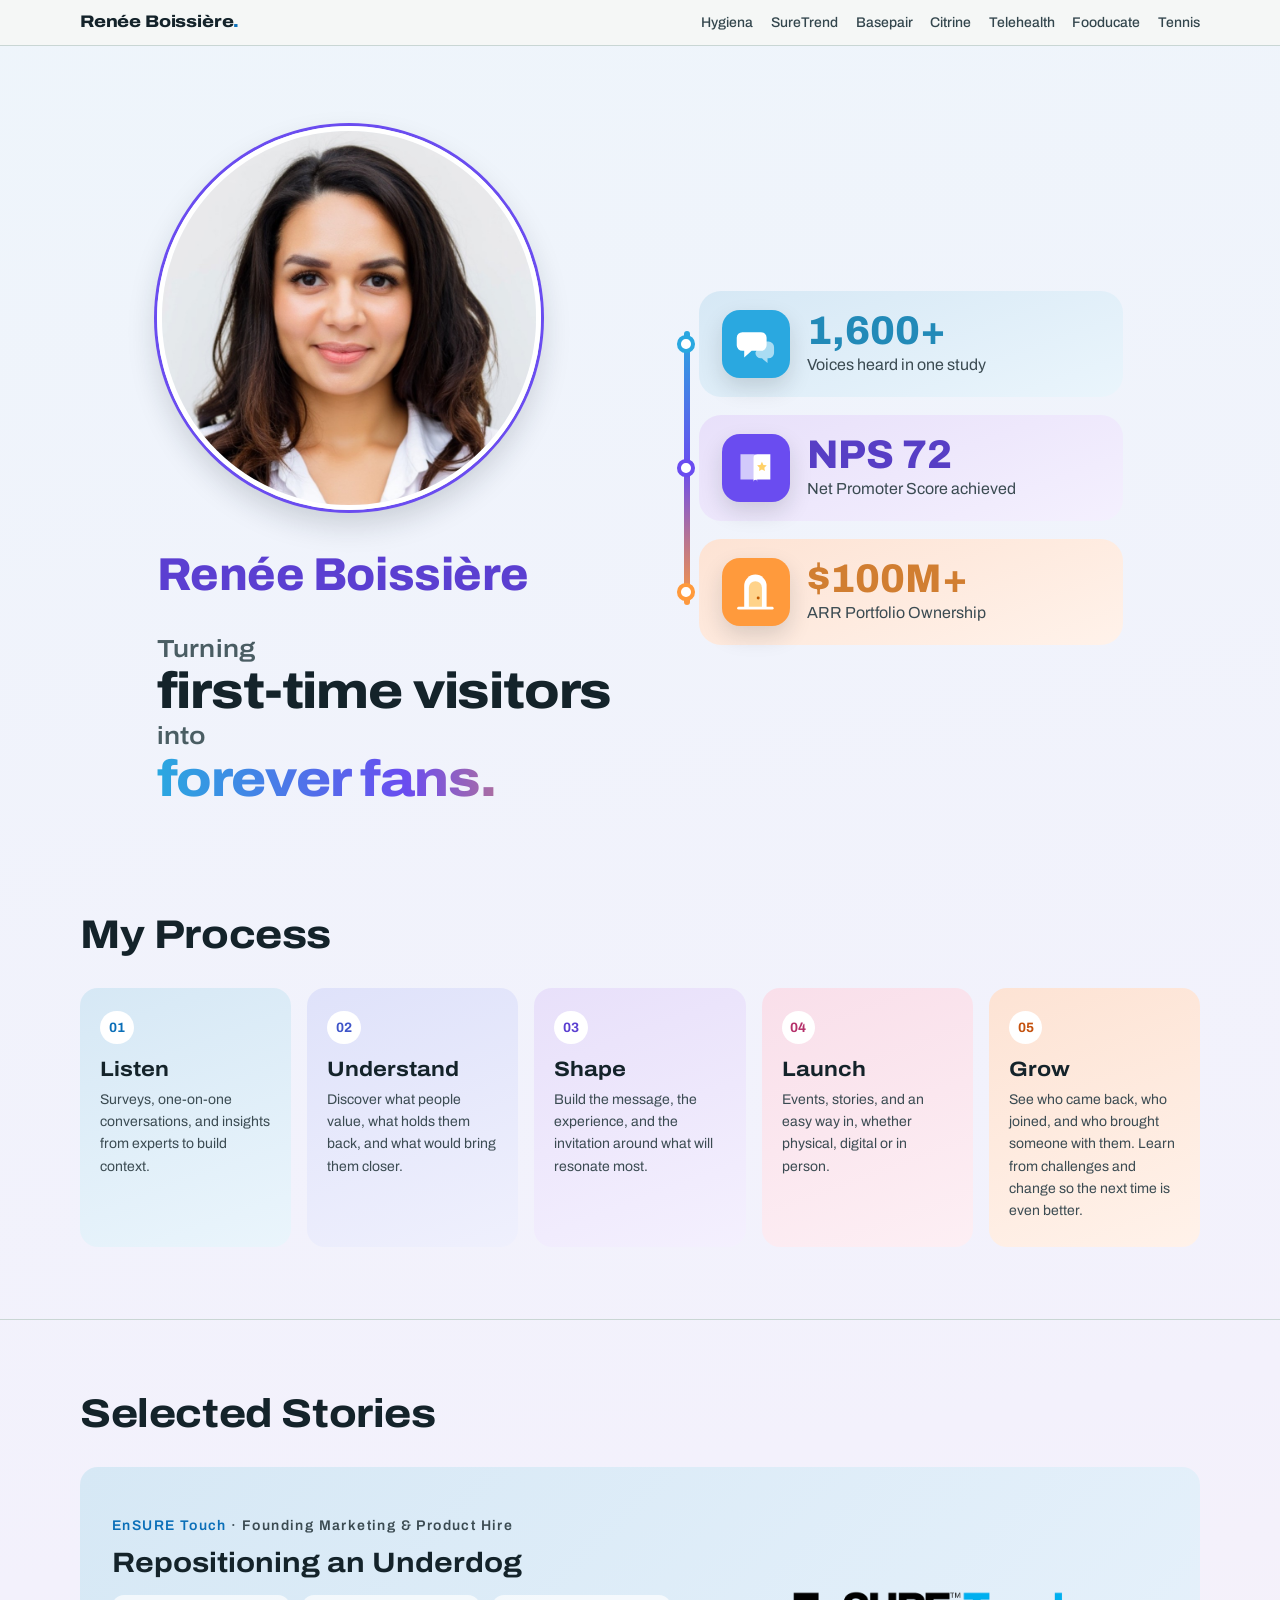
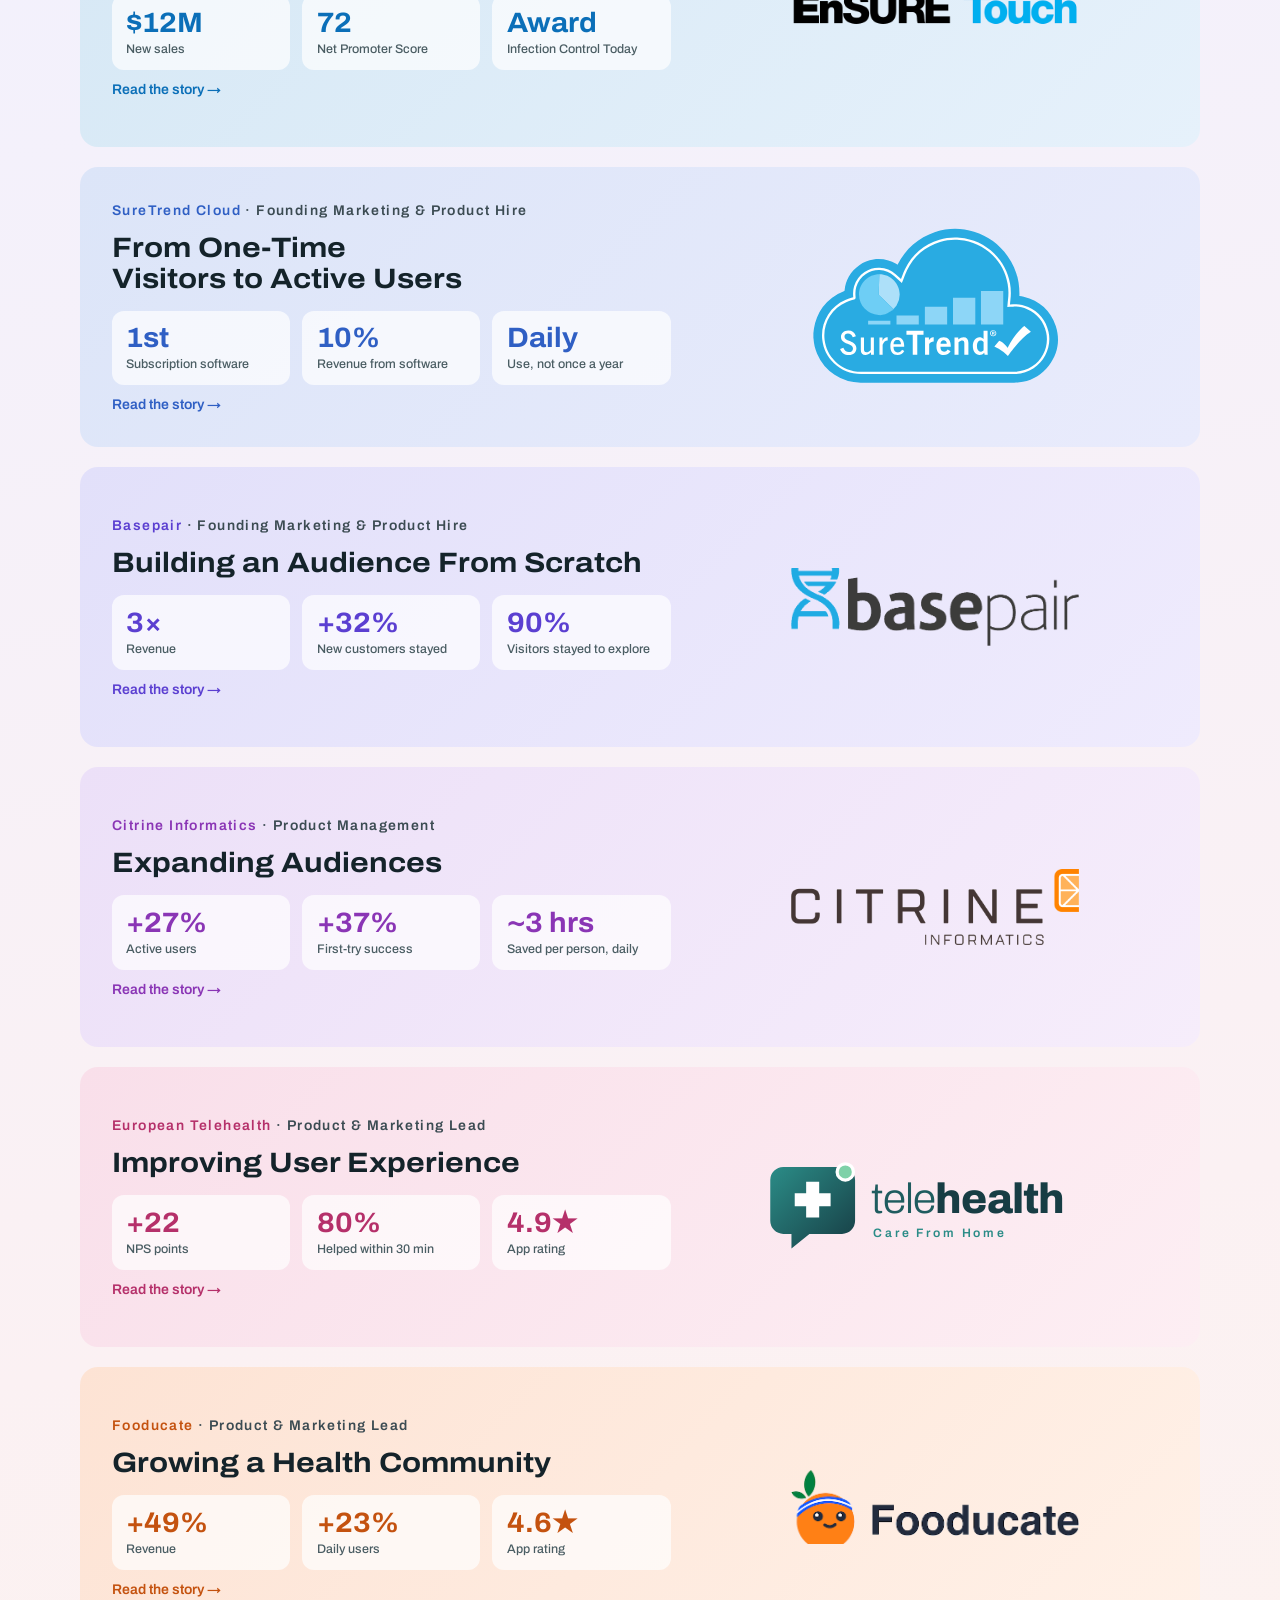
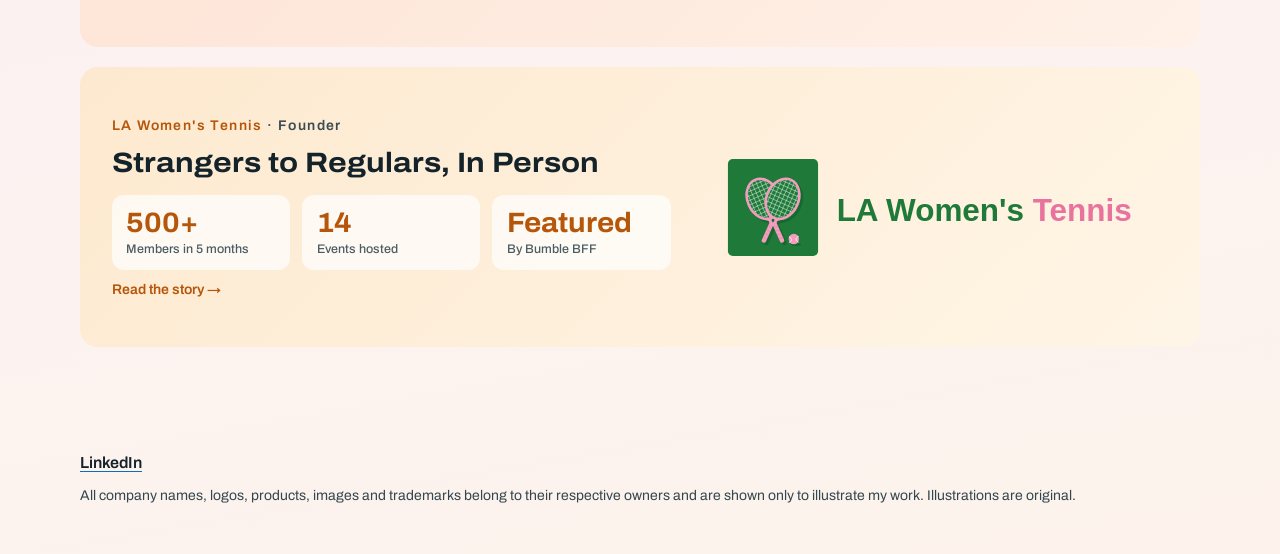
<file: index.html>
<!doctype html>
<html lang="en">
<head>
<meta charset="utf-8">
<meta name="viewport" content="width=device-width, initial-scale=1, viewport-fit=cover">
<meta name="claude:viewport-fit-sides" content="cover">
<title>Renée Boissière · Marketing Portfolio</title>
<link rel="preconnect" href="https://fonts.googleapis.com">
<link rel="preconnect" href="https://fonts.gstatic.com" crossorigin>
<link rel="stylesheet" href="https://fonts.googleapis.com/css2?family=Archivo:ital,wdth,wght@0,62..125,100..900;1,62..125,100..900&display=swap">
<link rel="stylesheet" href="assets/css/portfolio.css">
<style>
/* Home story cards carry each story page's own palette */
.cases { gap: 1.25rem; }
.case, .case:last-child { border: 0; }
.case a { padding: 2rem; border-radius: 18px; color: #14232a; }
.case a .meta p { color: #3b4b52; }
.case a .eyebrow { color: #4a5d63; }
.case .thumb { background: rgba(255,255,255,.6); }
.case.c-hygiena a { background: linear-gradient(135deg, #d6e8f5 0%, #e9f6fd 55%, #fbe3f0 100%); }
.case.c-hygiena .eyebrow b, .case.c-hygiena .go { color: #0b6fb8; }
.case.c-basepair a { background: linear-gradient(135deg, #e6e1fa 0%, #f3f0ff 60%, #e3f6f3 100%); }
.case.c-basepair .eyebrow b, .case.c-basepair .go { color: #5b3fd1; }
.case.c-citrine a { background: linear-gradient(135deg, #fde1c4 0%, #ece8f6 55%, #d9ecf7 100%); }
.case.c-citrine .eyebrow b, .case.c-citrine .go { color: #c25a00; }
.case.c-care a { background: linear-gradient(140deg, #e3f0ea 0%, #d8ebe6 50%, #eef6f1 100%); }
.case.c-care .eyebrow b, .case.c-care .go { color: #1f5c5f; }
.case.c-care .thumb { background: transparent; }
.case.c-fooducate a { background: linear-gradient(135deg, #fde5d6 0%, #fff4ec 60%, #e9f7ec 100%); }
.case.c-fooducate .eyebrow b, .case.c-fooducate .go { color: #c4520f; }
.case.c-care .thumb img { max-height: 22rem; width: auto; margin-inline: auto; border-radius: 14px; }
@media (max-width: 52rem) { .case a { padding: 1.25rem; } }
.card-metrics { list-style: none; margin: .25rem 0 0; padding: 0; display: grid; grid-template-columns: repeat(3, minmax(0, 1fr)); gap: .75rem; }
.card-metrics li { background: rgba(255,255,255,.7); border-radius: 12px; padding: .8rem .9rem; display: grid; gap: .2rem; align-content: start; }
.card-metrics b { font: 700 clamp(1.3rem, 2.6vw, 1.75rem)/1.05 var(--f-display); font-stretch: 105%; color: #14232a; }
.card-metrics span { font: 500 .78rem/1.3 var(--f-mono); color: #4a5d63; }
.case.c-hygiena .card-metrics b { color: #0b6fb8; } .case.c-basepair .card-metrics b { color: #5b3fd1; }
.case.c-citrine .card-metrics b { color: #c25a00; } .case.c-care .card-metrics b { color: #1f5c5f; } .case.c-fooducate .card-metrics b { color: #c4520f; }
/* Colorful process cards, using the story palettes */
.method { gap: 1rem; }
.method li { border-top: 0; border-radius: 18px; padding: 1.4rem 1.25rem 1.5rem; color: #14232a; gap: .5rem; }
.method li h3 { color: #14232a; }
.method li p { color: #3b4b52; }
.method li::before { display: inline-grid; place-items: center; width: 2.1rem; height: 2.1rem; border-radius: 999px; background: #ffffff; font: 700 .85rem/1 var(--f-mono); margin-bottom: .35rem; }
.method li:nth-child(1) { background: linear-gradient(160deg, #d6e8f5, #e9f6fd); } .method li:nth-child(1)::before { color: #0b6fb8; }
.method li:nth-child(2) { background: linear-gradient(160deg, #e6e1fa, #f3f0ff); } .method li:nth-child(2)::before { color: #5b3fd1; }
.method li:nth-child(3) { background: linear-gradient(160deg, #fde1c4, #fbefe2); } .method li:nth-child(3)::before { color: #c25a00; }
.method li:nth-child(4) { background: linear-gradient(160deg, #ffe0d6, #ffe9ef); } .method li:nth-child(4)::before { color: #d9452f; }
.method li:nth-child(5) { background: linear-gradient(160deg, #dcf2e6, #eef9f1); } .method li:nth-child(5)::before { color: #2f7d5b; }
@media (max-width: 52rem) { .method { grid-template-columns: minmax(0, 1fr); } }
.case .thumb { height: 12rem !important; padding: 1.5rem 2rem !important; display: grid !important; place-items: center; }
.case .thumb img, .case .thumb svg { max-width: 18rem !important; max-height: 6.5rem !important; width: 100% !important; height: 100% !important; object-fit: contain; }
.cases > li, .cases > li > a { min-height: 17.5rem; }
.cases > li > a { height: 100%; }
.case .thumb:has(img[alt="SureTrend Cloud logo"]) { padding: .75rem 1rem !important; }
.case .thumb img[alt="SureTrend Cloud logo"] { max-height: 10.5rem !important; max-width: 22rem !important; }
.hero-map-wrap .wrap { grid-template-columns: minmax(0, .95fr) minmax(0, 1.05fr); align-items: center; gap: 2rem; }
.hero-map-wrap h1 { font-size: clamp(2.2rem, 4.6vw, 3.9rem); }
.hero-map { margin: 0; }
.hero-map figcaption { text-align: center; font-weight: 600; font-size: var(--step--1); color: #6a4cf0; margin-top: .25rem; }
.hero-map svg { display: block; width: 100%; height: auto; max-width: 42rem; margin-inline: auto; }
@media (max-width: 56rem) { .hero-map-wrap .wrap { grid-template-columns: minmax(0, 1fr); } }
.hero-intro .wrap { grid-template-columns: minmax(0, 1.05fr) minmax(0, .95fr); align-items: center; gap: clamp(2rem, 5vw, 4rem); }
.hero-intro h1 { font-size: clamp(2.3rem, 4.6vw, 3.9rem); }
.headshot { width: clamp(15rem, 30vw, 24rem); height: clamp(15rem, 30vw, 24rem); border-radius: 50%; object-fit: cover; margin-bottom: 1.25rem; border: 5px solid #fff; box-shadow: 0 0 0 3px #6a4cf0, 0 14px 30px rgba(20,35,42,.18); }
.hero-name { margin: 0 0 1rem; font-weight: 800; font-size: clamp(2rem, 3.6vw, 2.9rem); line-height: 1.1; color: #5b3fd1; letter-spacing: -.01em; }
.hero-intro h1.stack { display: grid; gap: .1em; line-height: 1; }
.hero-intro h1.stack .s-small { font-size: .42em; font-weight: 600; color: #4a5d63; letter-spacing: .01em; }
.hero-intro h1.stack .s-big { font-size: .86em; white-space: nowrap; }
@media (min-width: 56.01rem) { .hero-intro .wrap { grid-template-columns: max-content minmax(0, 28rem) !important; justify-content: center; column-gap: clamp(2.5rem, 5vw, 4.5rem) !important; } }
.hero-intro h1.stack .s-grad { background: linear-gradient(90deg, #2aa8e0, #6a4cf0 55%, #ff9a3c); -webkit-background-clip: text; background-clip: text; -webkit-text-fill-color: transparent; padding-bottom: .08em; }
.hero-intro .lede { font-size: var(--step-1); max-width: 30ch; }
.hero-cta { display: inline-block; width: fit-content; justify-self: start; margin-top: 1.5rem; padding: .9rem 1.4rem; border-radius: 999px; background: #14232a; color: #fff; font-weight: 700; text-decoration: none; }
.hero-cta:hover { background: #2a3d45; }
.thread { list-style: none; margin: 0; padding: 0 0 0 1.5rem; position: relative; display: grid; gap: 1.1rem; }
.thread::before { content: ""; position: absolute; left: .55rem; top: 2.5rem; bottom: 2.5rem; width: 6px; border-radius: 6px; background: linear-gradient(180deg, #2aa8e0, #6a4cf0 50%, #ff9a3c); }
.thread li { position: relative; display: grid; grid-template-columns: 4.25rem minmax(0, 1fr); grid-template-rows: auto auto; column-gap: 1.1rem; align-items: center; padding: 1.2rem 1.4rem; border-radius: 22px; }
.thread li::before { content: ""; position: absolute; left: -1.38rem; top: 50%; width: 1.1rem; height: 1.1rem; margin-top: -.55rem; border-radius: 50%; background: #fff; border: 4px solid var(--c); }
.thread .t1 { --c: #2aa8e0; background: linear-gradient(160deg, #d6e8f5, #eaf6fd); }
.thread .t2 { --c: #6a4cf0; background: linear-gradient(160deg, #e6e1fa, #f4f1ff); }
.thread .t3 { --c: #ff9a3c; background: linear-gradient(160deg, #ffe2cf, #fff0e6); }
.thread-icon { grid-row: 1 / span 2; width: 4.25rem; height: 4.25rem; border-radius: 18px; display: grid; place-items: center; background: var(--c); box-shadow: 0 10px 22px rgba(20,35,42,.15); }
.thread-icon svg { width: 2.8rem; height: 2.8rem; }
.thread-step { font-weight: 700; font-size: 1.05rem; color: #14232a; }
.thread-num { font-weight: 800; font-size: clamp(1.9rem, 3.4vw, 2.5rem); line-height: 1.05; color: var(--c); filter: brightness(.82); }
.thread-label { font-size: 1rem; color: #3b4b52; }
@media (max-width: 56rem) { .hero-intro .wrap { grid-template-columns: minmax(0, 1fr); } }
.case .thumb svg[aria-label="Telehealth logo"] { max-width: 21rem !important; max-height: 7.5rem !important; }
footer.site .contact { margin: 0 0 .6rem; font-weight: 600; font-size: 1rem; color: #14232a; }
footer.site .contact a { color: inherit; }
.case .thumb img[src$="tennis-logo.svg"] { max-width: 26rem !important; max-height: 8rem !important; }
.case .thumb:has(img[src$="tennis-logo.svg"]) { padding: 1rem !important; }
</style>
</head>
<body class="c-hygiena">
<header class="topbar">
  <div class="wrap">
    <a class="mark" href="index.html">Renée Boissière<span>.</span></a>
    <nav class="nav" aria-label="Case studies">
      <a href="hygiena-ensure-touch.html">Hygiena</a>
      <a href="hygiena-suretrend-cloud.html">SureTrend</a>
      <a href="basepair.html">Basepair</a>
      <a href="citrine.html">Citrine</a>
      <a href="telehealth.html">Telehealth</a>
      <a href="fooducate.html">Fooducate</a>
      <a href="tennis.html">Tennis</a>
    </nav>
  </div>
</header>

<main>
  <section class="hero hero-intro">
    <div class="wrap">
      <div class="hero-text">
        <img class="headshot" src="assets/photos/headshot.jpg" alt="Portrait of Renée Boissière" onerror="this.remove()">
        <p class="hero-name">Renée Boissière</p>
        <h1 class="stack"><span class="s-small">Turning</span><span class="s-big">first-time visitors</span><span class="s-small">into</span><span class="s-big s-grad">forever fans.</span></h1>
      </div>
      <ol class="thread" aria-label="How every story works">
        <li class="t1">
          <span class="thread-icon" aria-hidden="true"><svg viewBox="0 0 48 48"><path d="M10 12h20a6 6 0 0 1 6 6v8a6 6 0 0 1-6 6H20l-8 7v-7h-2a6 6 0 0 1-6-6v-8a6 6 0 0 1 6-6z" fill="#fff"/><path d="M30 22h8a6 6 0 0 1 6 6v6a6 6 0 0 1-6 6h-1v5l-6-5h-1a6 6 0 0 1-6-6" fill="#fff" opacity=".6"/></svg></span>
          <span class="thread-num">1,600+</span>
          <span class="thread-label">Voices heard in one study</span>
        </li>
        <li class="t2">
          <span class="thread-icon" aria-hidden="true"><svg viewBox="0 0 48 48"><path d="M8 10h14a4 4 0 0 1 4 4v26a3 3 0 0 0-3-3H8z" fill="#fff" opacity=".7"/><path d="M40 10H26a4 4 0 0 0-4 4v26a3 3 0 0 1 3-3h15z" fill="#fff"/><path d="M31 18l1.6 3.3 3.6.5-2.6 2.5.6 3.6-3.2-1.7-3.2 1.7.6-3.6-2.6-2.5 3.6-.5z" fill="#ffd166"/></svg></span>
          <span class="thread-num">NPS 72</span>
          <span class="thread-label">Net Promoter Score achieved</span>
        </li>
        <li class="t3">
          <span class="thread-icon" aria-hidden="true"><svg viewBox="0 0 48 48"><path d="M12 42V18a12 12 0 0 1 24 0v24z" fill="#fff"/><path d="M17 42V20a7 7 0 0 1 14 0v22z" fill="#ffd38a"/><circle cx="27" cy="31" r="1.6" fill="#c25a00"/><path d="M6 42h36" stroke="#fff" stroke-width="3" stroke-linecap="round"/></svg></span>
          <span class="thread-num">$100M+</span>
          <span class="thread-label">ARR Portfolio Ownership</span>
        </li>
      </ol>
    </div>
  </section>


  <section class="block">
    <div class="wrap">
      <div class="block-head">
        <h2>My Process</h2>
      </div>
      <ol class="method">
        <li><h3>Listen</h3><p>Surveys, one-on-one conversations, and insights from experts to build context.</p></li>
        <li><h3>Understand</h3><p>Discover what people value, what holds them back, and what would bring them closer.</p></li>
        <li><h3>Shape</h3><p>Build the message, the experience, and the invitation around what will resonate most.</p></li>
        <li><h3>Launch</h3><p>Events, stories, and an easy way in, whether physical, digital or in person.</p></li>
        <li><h3>Grow</h3><p>See who came back, who joined, and who brought someone with them. Learn from challenges and change so the next time is even better.</p></li>
      </ol>
    </div>
  </section>

  <section class="block">
    <div class="wrap">
      <div class="block-head">
        <h2 id="stories">Selected Stories</h2>
      </div>
      <ul class="cases">
        <li class="case c-hygiena">
          <a href="hygiena-ensure-touch.html">
            <div class="meta">
              <p class="eyebrow"><b>EnSURE Touch</b> · Founding Marketing &amp; Product Hire</p>
              <h3>Repositioning an Underdog</h3>
              <ul class="card-metrics"><li><b>$12M</b><span>New sales</span></li><li><b>72</b><span>Net Promoter Score</span></li><li><b>Award</b><span>Infection Control Today</span></li></ul>
              <span class="go">Read the story →</span>
            </div>
            <div class="thumb" style="background:transparent;display:grid;place-items:center;padding:3rem 2rem"><img src="assets/photos/hygiena/ensure-touch-logo.png" alt="EnSURE Touch logo" style="max-width:20rem;width:100%;height:auto;object-fit:contain"></div>
          </a>
        </li>
        <li class="case c-hygiena">
          <a href="hygiena-suretrend-cloud.html">
            <div class="meta">
              <p class="eyebrow"><b>SureTrend Cloud</b> · Founding Marketing &amp; Product Hire</p>
              <h3>From One-Time Visitors to Active Users</h3>
              <ul class="card-metrics"><li><b>1st</b><span>Subscription software</span></li><li><b>10%</b><span>Revenue from software</span></li><li><b>Daily</b><span>Use, not once a year</span></li></ul>
              <span class="go">Read the story →</span>
            </div>
            <div class="thumb" style="background:transparent;display:grid;place-items:center;padding:3rem 2rem"><img src="assets/photos/hygiena/suretrend-cloud-logo.svg" alt="SureTrend Cloud logo" style="max-width:20rem;width:100%"></div>
          </a>
        </li>
        <li class="case c-basepair">
          <a href="basepair.html">
            <div class="meta">
              <p class="eyebrow"><b>Basepair</b> · Founding Marketing &amp; Product Hire</p>
              <h3>Building an Audience From Scratch</h3>
              <ul class="card-metrics"><li><b>3×</b><span>Revenue</span></li><li><b>+32%</b><span>New customers stayed</span></li><li><b>90%</b><span>Visitors stayed to explore</span></li></ul>
              <span class="go">Read the story →</span>
            </div>
            <div class="thumb" style="background:transparent;display:grid;place-items:center;padding:3rem 2rem"><img src="assets/photos/basepair/logo-wordmark.png" alt="Basepair logo" style="max-width:20rem;width:100%;height:auto;object-fit:contain"></div>
          </a>
        </li>
        <li class="case c-citrine">
          <a href="citrine.html">
            <div class="meta">
              <p class="eyebrow"><b>Citrine Informatics</b> · Product Management</p>
              <h3>Expanding Audiences</h3>
              <ul class="card-metrics"><li><b>+27%</b><span>Active users</span></li><li><b>+37%</b><span>First-try success</span></li><li><b>~3 hrs</b><span>Saved per person, daily</span></li></ul>
              <span class="go">Read the story →</span>
            </div>
            <div class="thumb" style="background:transparent;display:grid;place-items:center;padding:3rem 2rem"><img src="assets/photos/citrine/logo-wordmark.png" alt="Citrine Informatics logo" style="max-width:20rem;width:100%;height:auto;object-fit:contain"></div>
          </a>
        </li>
        <li class="case c-care">
          <a href="telehealth.html">
            <div class="meta">
              <p class="eyebrow"><b>European Telehealth</b> · Product &amp; Marketing Lead</p>
              <h3>Improving User Experience</h3>
              <ul class="card-metrics"><li><b>+22</b><span>NPS points</span></li><li><b>80%</b><span>Helped within 30 min</span></li><li><b>4.9★</b><span>App rating</span></li></ul>
              <span class="go">Read the story →</span>
            </div>
            <div class="thumb" style="background:transparent;display:grid;place-items:center;padding:3rem 2rem"><svg viewBox="2 6 412 110" role="img" aria-label="Telehealth logo" style="max-width:20rem;width:100%;height:auto">
              <defs><linearGradient id="thg" x1="0" y1="0" x2="1" y2="1"><stop offset="0" stop-color="#2b8c87"/><stop offset="1" stop-color="#173d44"/></linearGradient></defs>
              <path d="M22 12h72a16 16 0 0 1 16 16v50a16 16 0 0 1-16 16H54l-22 18v-18H22A16 16 0 0 1 6 78V28a16 16 0 0 1 16-16z" fill="url(#thg)"/>
              <path d="M50 30h16v14h14v16H66v14H50V60H36V44h14z" fill="#fff"/>
              <circle cx="98" cy="18" r="10" fill="#7fd1a8" stroke="#fff" stroke-width="4"/>
              <text x="130" y="68" font-family="Archivo, sans-serif" font-size="52" font-weight="300" letter-spacing="-1" fill="#1f5c5f">tele<tspan font-weight="800" fill="#173d44">health</tspan></text>
              <text x="132" y="98" font-family="Archivo, sans-serif" font-size="15" font-weight="600" letter-spacing="3.5" fill="#2b8c87">Care From Home</text>
            </svg></div>
          </a>
        </li>
        <li class="case c-fooducate">
          <a href="fooducate.html">
            <div class="meta">
              <p class="eyebrow"><b>Fooducate</b> · Product &amp; Marketing Lead</p>
              <h3>Growing a Health Community</h3>
              <ul class="card-metrics"><li><b>+49%</b><span>Revenue</span></li><li><b>+23%</b><span>Daily users</span></li><li><b>4.6★</b><span>App rating</span></li></ul>
              <span class="go">Read the story →</span>
            </div>
            <div class="thumb" style="background:transparent;display:grid;place-items:center;padding:3rem 2rem"><img src="assets/photos/fooducate/logo-wordmark.png" alt="Fooducate logo" style="max-width:20rem;width:100%;height:auto;object-fit:contain"></div>
          </a>
        </li>
        <li class="case c-tennis">
          <a href="tennis.html">
            <div class="meta">
              <p class="eyebrow"><b>LA Women's Tennis</b> · Founder</p>
              <h3>Strangers to Regulars, In Person</h3>
              <ul class="card-metrics"><li><b>500+</b><span>Members in 5 months</span></li><li><b>14</b><span>Events hosted</span></li><li><b>Featured</b><span>By Bumble BFF</span></li></ul>
              <span class="go">Read the story →</span>
            </div>
            <div class="thumb" style="background:transparent;display:grid;place-items:center;padding:3rem 2rem"><img src="assets/illustrations/tennis-logo.svg" alt="LA Women's Tennis logo"></div>
          </a>
        </li>
      </ul>
    </div>
  </section>

</main>

<footer class="site">
  <div class="wrap"><p class="contact"><a href="https://www.linkedin.com/in/renee-boissiere/" target="_blank" rel="noopener">LinkedIn</a></p>All company names, logos, products, images and trademarks belong to their respective owners and are shown only to illustrate my work. Illustrations are original.</div>
</footer>
</body>
</html>
</file>
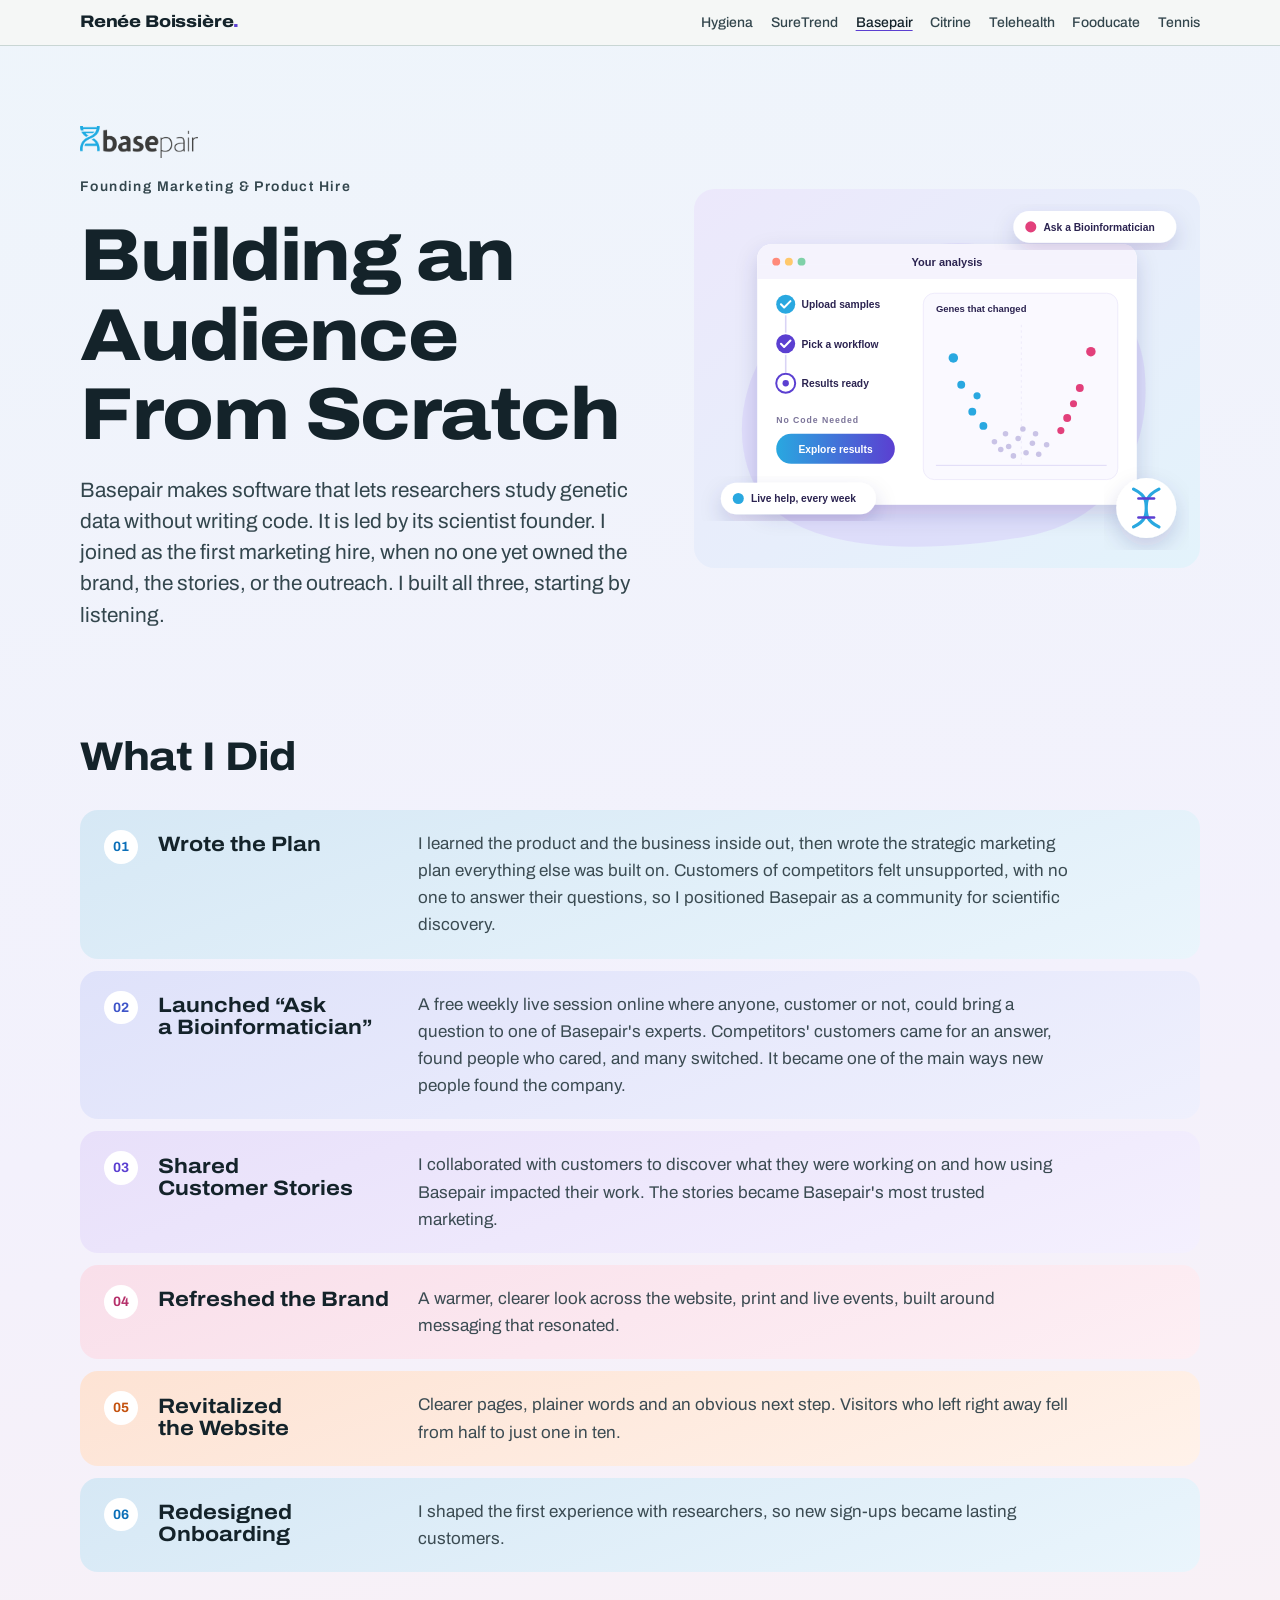
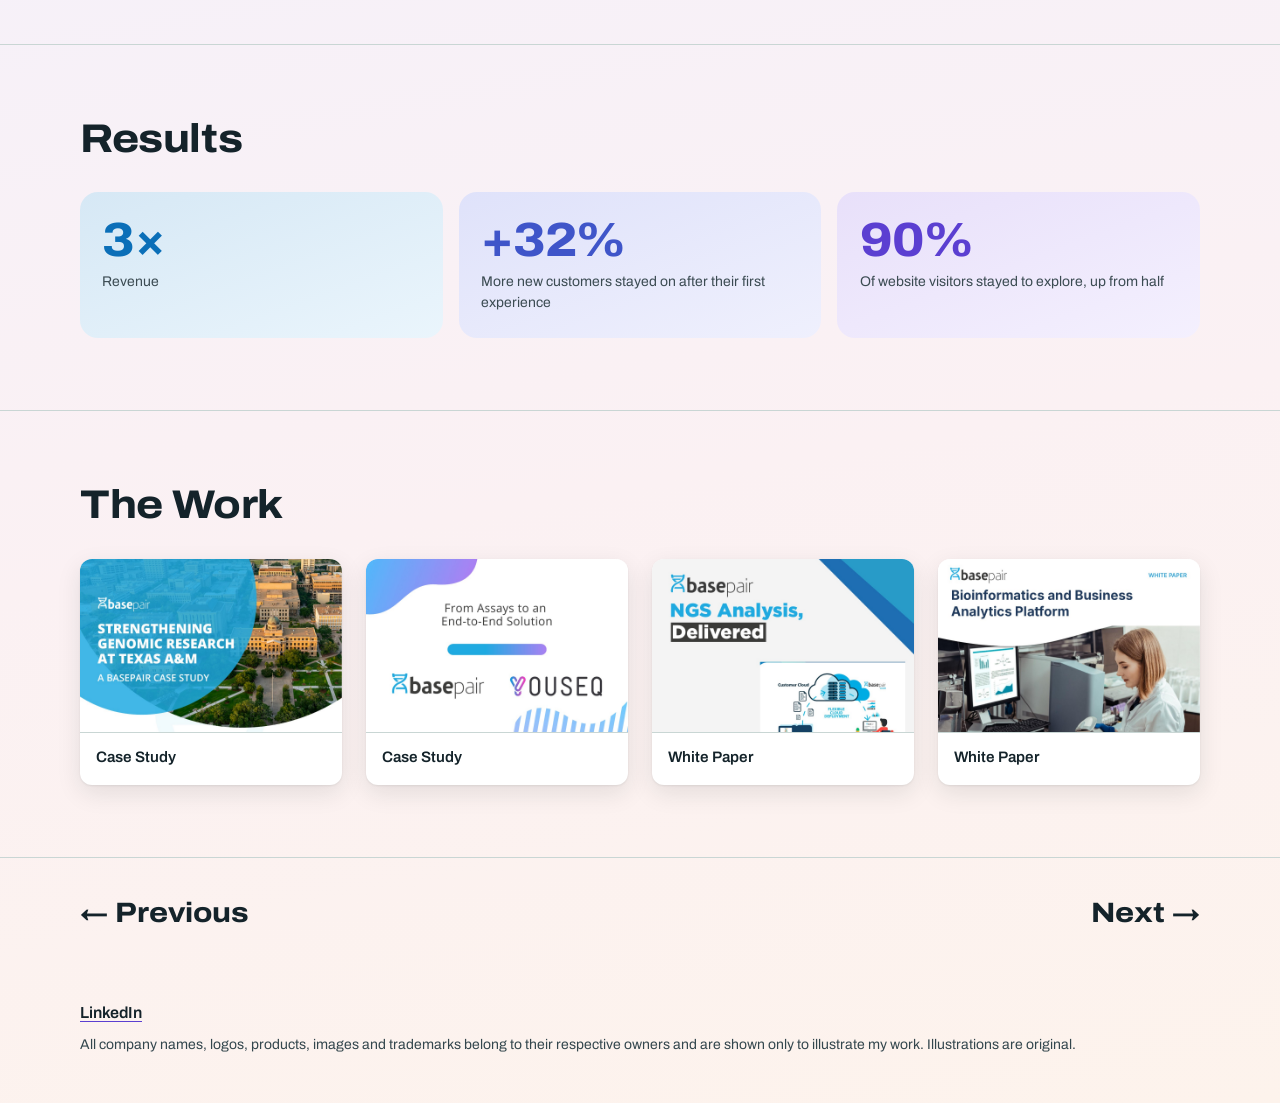
<file: basepair.html>
<!doctype html>
<html lang="en">
<head>
<meta charset="utf-8">
<meta name="viewport" content="width=device-width, initial-scale=1, viewport-fit=cover">
<meta name="claude:viewport-fit-sides" content="cover">
<title>Building an Audience From Scratch</title>
<link rel="preconnect" href="https://fonts.googleapis.com">
<link rel="preconnect" href="https://fonts.gstatic.com" crossorigin>
<link rel="stylesheet" href="https://fonts.googleapis.com/css2?family=Archivo:ital,wdth,wght@0,62..125,100..900;1,62..125,100..900&display=swap">
<link rel="stylesheet" href="assets/css/portfolio.css">
<style>
.c-basepair .bp-shot { background: #fff; padding: 0; overflow: hidden; }
.c-basepair .bp-shot img { display: block; width: 100%; height: auto; }
.c-basepair .bp-shot.tall { background: transparent; display: flex; justify-content: center; }
.c-basepair .bp-shot.tall img { max-height: 30rem; width: auto; max-width: 100%; margin: 0; border-radius: 12px; box-shadow: 0 12px 32px rgba(40,30,90,.18); }
.c-basepair .bp-pieces { grid-template-columns: repeat(4, minmax(0, 1fr)) !important; }
@media (max-width: 60rem) { .c-basepair .bp-pieces { grid-template-columns: repeat(2, minmax(0, 1fr)) !important; } }
.c-basepair .bp-side { position: sticky; top: 5rem; }
@media (max-width: 60rem) { .c-basepair .bp-side { position: static; } }
.c-basepair .bp-pieces-head { margin: 3rem 0 1.25rem; font-family: var(--f-display); font-size: var(--step-1); font-weight: 700; }
.c-basepair .bp-pieces { display: grid; grid-template-columns: repeat(3, minmax(0, 1fr)); gap: 1.5rem; margin: 0; padding: 0; list-style: none; }
.c-basepair .bp-pieces a { display: block; height: 100%; color: inherit; text-decoration: none; background: var(--surface); border-radius: 12px; overflow: hidden; box-shadow: 0 1px 2px rgba(20,35,42,.08), 0 8px 24px rgba(20,35,42,.10); transition: transform .2s ease, box-shadow .2s ease; }
.c-basepair .bp-pieces a:hover, .c-basepair .bp-pieces a:focus-visible { transform: translateY(-3px); box-shadow: 0 2px 4px rgba(20,35,42,.10), 0 14px 32px rgba(20,35,42,.16); }
.c-basepair .bp-pieces img { display: block; width: 100%; aspect-ratio: 3 / 2; object-fit: cover; border-bottom: 1px solid var(--rule); }
.c-basepair .bp-pieces figure { margin: 0; }
.c-basepair .bp-pieces figcaption { padding: .85rem 1rem 1.05rem; font-family: var(--f-display); font-size: var(--step-0); font-weight: 600; line-height: 1.3; }
.c-basepair .bp-pieces figcaption span { display: block; margin-bottom: 0; font-family: var(--f-mono); font-size: .75rem; font-weight: 500; letter-spacing: .08em;  color: var(--brand); }
@media (max-width: 60rem) { .c-basepair .bp-pieces { grid-template-columns: repeat(2, minmax(0, 1fr)); } }
@media (max-width: 36rem) { .c-basepair .bp-pieces { grid-template-columns: 1fr; } }
.c-basepair .split:has(> .steps) { grid-template-columns: minmax(0, 1fr); }
.c-basepair .split:has(> .steps) > figure { max-width: 26rem; margin-inline: auto; }
footer.site .contact { margin: 0 0 .6rem; font-weight: 600; font-size: 1rem; color: #14232a; }
footer.site .contact a { color: inherit; }
</style>
</head>
<body class="c-basepair">

<header class="topbar">
  <div class="wrap">
    <a class="mark" href="index.html">Renée Boissière<span>.</span></a>
    <nav class="nav" aria-label="Case studies">
      <a href="hygiena-ensure-touch.html">Hygiena</a>
      <a href="hygiena-suretrend-cloud.html">SureTrend</a>
      <a href="basepair.html" aria-current="page">Basepair</a>
      <a href="citrine.html">Citrine</a>
      <a href="telehealth.html">Telehealth</a>
      <a href="fooducate.html">Fooducate</a>
      <a href="tennis.html">Tennis</a>
    </nav>
  </div>
</header>

<main>
  <section class="hero">
    <div class="wrap">
      <div class="hero-text">
        <span class="brand-logo"><img src="assets/photos/basepair/logo.png" alt="Basepair"></span>
        <p class="eyebrow">Founding Marketing &amp; Product Hire</p>
        <h1>Building an Audience From Scratch</h1>
        <p class="lede">Basepair makes software that lets researchers study genetic data without writing code. It is led by its scientist founder. I joined as the first marketing hire, when no one yet owned the brand, the stories, or the outreach. I built all three, starting by listening.</p>
      </div>
      <figure class="plate">
        <div class="frame" style="background:transparent;padding:0;box-shadow:none;border:0"><img src="assets/illustrations/basepair-hero.svg" alt="Illustration of a simple, no-code genetic analysis: upload samples, pick a workflow, and explore a chart of genes that changed, with live help from a bioinformatician" style="width:100%;height:auto;display:block"></div>
      </figure>
    </div>
  </section>

  <section class="block">
    <div class="wrap">
      <div class="block-head">
        <h2>What I Did</h2>
      </div>
      <div class="split">
        <ol class="steps">
          <li><div><h3>Wrote the Plan</h3><p>I learned the product and the business inside out, then wrote the strategic marketing plan everything else was built on. Customers of competitors felt unsupported, with no one to answer their questions, so I positioned Basepair as a community for scientific discovery.</p></div></li>
          <li><div><h3>Launched &ldquo;Ask a Bioinformatician&rdquo;</h3><p>A free weekly live session online where anyone, customer or not, could bring a question to one of Basepair's experts. Competitors' customers came for an answer, found people who cared, and many switched. It became one of the main ways new people found the company.</p></div></li>
          <li><div><h3>Shared Customer Stories</h3><p>I collaborated with customers to discover what they were working on and how using Basepair impacted their work. The stories became Basepair's most trusted marketing.</p></div></li>
          <li><div><h3>Refreshed the Brand</h3><p>A warmer, clearer look across the website, print and live events, built around messaging that resonated.</p></div></li>
          <li><div><h3>Revitalized the Website</h3><p>Clearer pages, plainer words and an obvious next step. Visitors who left right away fell from half to just one in ten.</p></div></li>
          <li><div><h3>Redesigned Onboarding</h3><p>I shaped the first experience with researchers, so new sign-ups became lasting customers.</p></div></li>
        </ol>
      </div>
    </div>
  </section>

  <section class="block">
    <div class="wrap">
      <div class="block-head">
        <h2>Results</h2>
      </div>
      <div class="readouts">
        <div class="readout"><span class="num">3×</span><p>Revenue</p></div>
        <div class="readout"><span class="num">+32%</span><p>More new customers stayed on after their first experience</p></div>
        <div class="readout"><span class="num">90%</span><p>Of website visitors stayed to explore, up from half</p></div>
      </div>
    </div>
  </section>

  <section class="block">
    <div class="wrap">
      <div class="block-head">
        <h2>The Work</h2>
      </div>
      <ul class="bp-pieces">
        <li><a href="https://www.basepairtech.com/wp-content/uploads/2023/05/TIGSS-Case-Study.pdf" target="_blank" rel="noopener"><figure><img src="assets/photos/basepair/piece-tigss-texas-am.jpg" alt="Cover of the Texas A&amp;M customer story, with an aerial photo of the campus"><figcaption><span>Case Study</span></figcaption></figure></a></li>
        <li><a href="https://www.basepairtech.com/wp-content/uploads/2022/12/YouSeq-Case-Study-From-Assays-to-an-End-to-End-Solution.pdf" target="_blank" rel="noopener"><figure><img src="assets/photos/basepair/piece-youseq.jpg" alt="Cover of the YouSeq customer story, From Assays to an End-to-End Solution"><figcaption><span>Case Study</span></figcaption></figure></a></li>
        <li><a href="https://www.basepairtech.com/wp-content/uploads/2023/04/BasePair-Biopharma-Flyer_May-2022.pdf" target="_blank" rel="noopener"><figure><img src="assets/photos/basepair/piece-biopharma-flyer.jpg" alt="Flyer titled NGS Analysis, Delivered, with a cloud diagram"><figcaption><span>White Paper</span></figcaption></figure></a></li>
        <li><a href="https://www.basepairtech.com/wp-content/uploads/2023/07/LPK-Basepair-White-Paper.pdf" target="_blank" rel="noopener"><figure><img src="assets/photos/basepair/piece-bioinformatics-platform-white-paper.jpg" alt="White paper cover, Bioinformatics and Business Analytics Platform, with a lab technician at work"><figcaption><span>White Paper</span></figcaption></figure></a></li>
      </ul>
    </div>
  </section>

  </main>

<nav class="next" aria-label="Story navigation">
  <div class="wrap"><a class="prev" href="hygiena-suretrend-cloud.html">← Previous</a><a class="nxt" href="citrine.html">Next →</a></div>
</nav>
<footer class="site"><div class="wrap"><p class="contact"><a href="https://www.linkedin.com/in/renee-boissiere/" target="_blank" rel="noopener">LinkedIn</a></p>All company names, logos, products, images and trademarks belong to their respective owners and are shown only to illustrate my work. Illustrations are original.</div></footer>
</body>
</html>
</file>
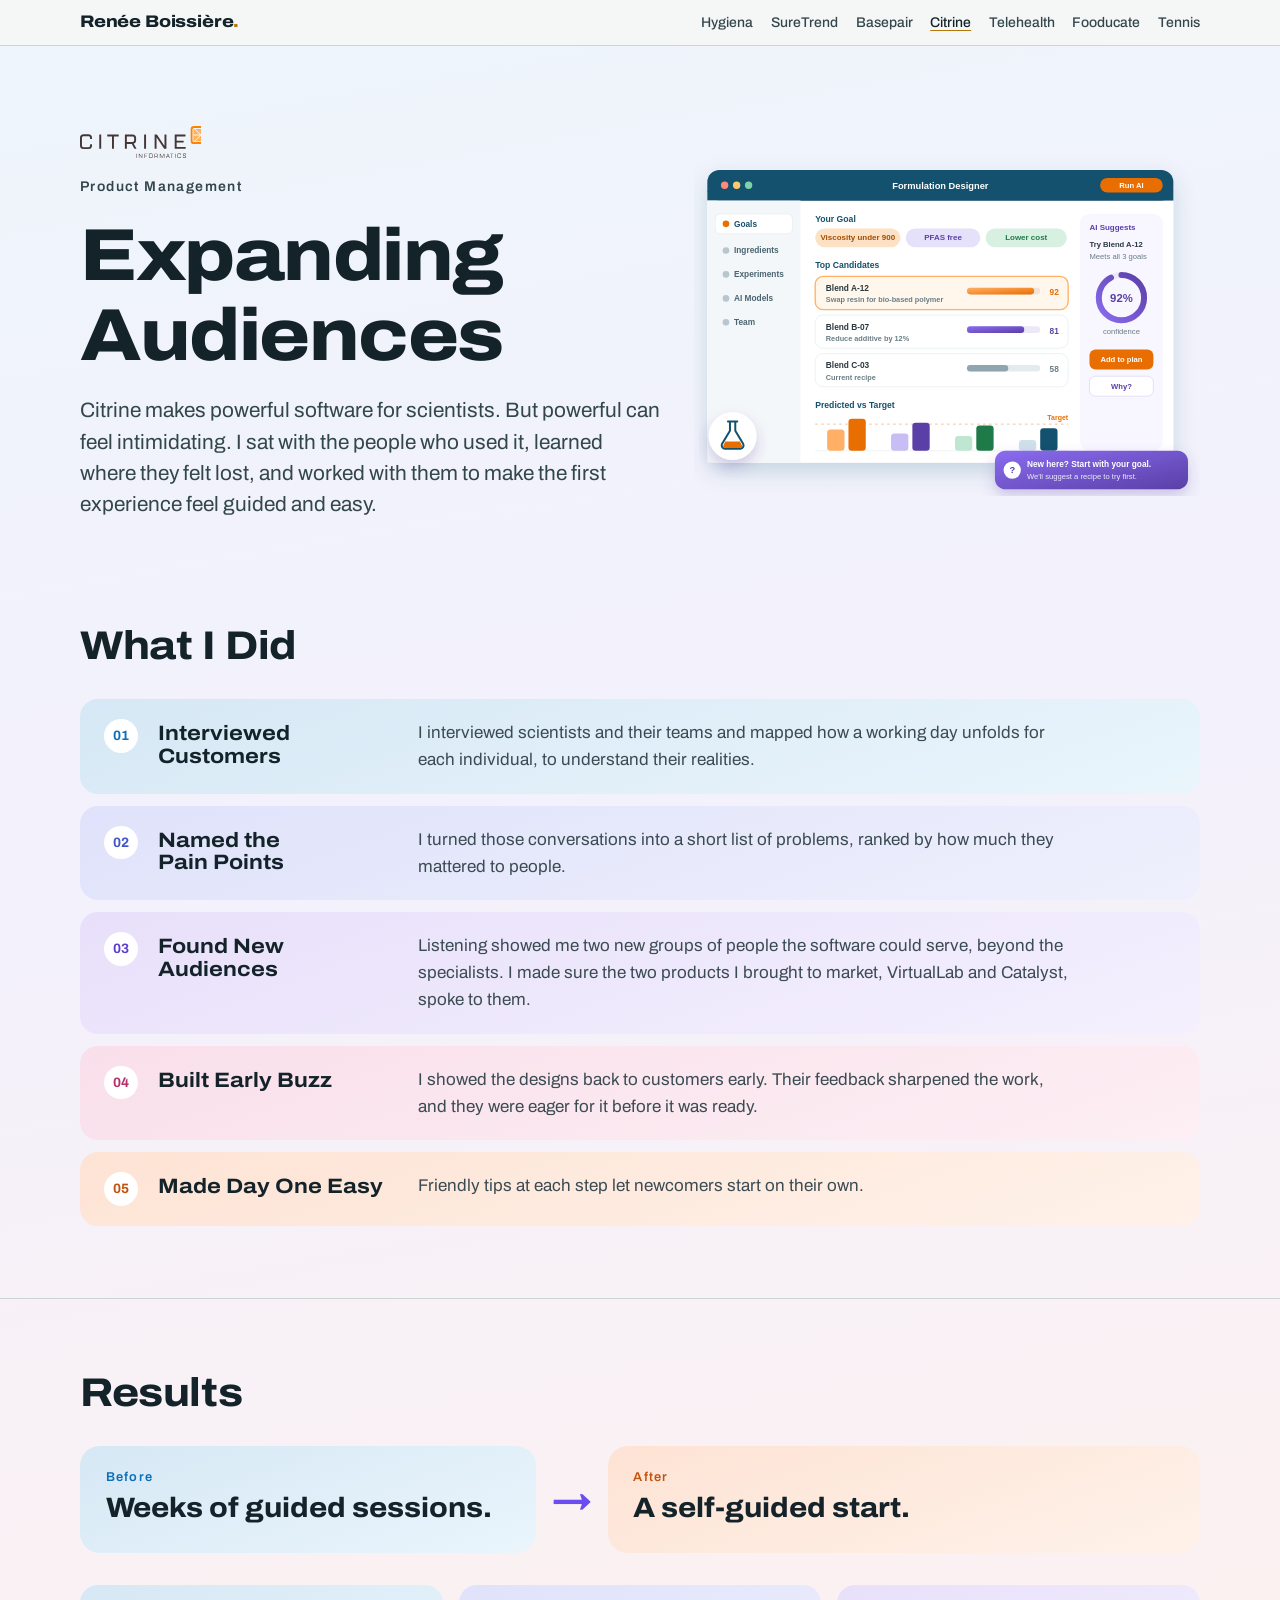
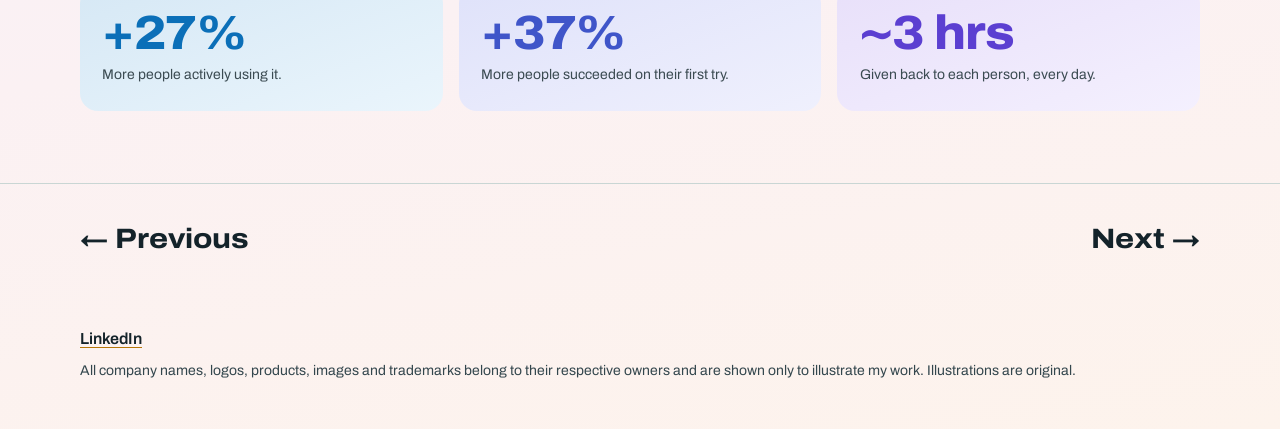
<file: citrine.html>
<!doctype html>
<html lang="en">
<head>
<meta charset="utf-8">
<meta name="viewport" content="width=device-width, initial-scale=1, viewport-fit=cover">
<meta name="claude:viewport-fit-sides" content="cover">
<title>Expanding Audiences</title>
<link rel="preconnect" href="https://fonts.googleapis.com">
<link rel="preconnect" href="https://fonts.gstatic.com" crossorigin>
<link rel="stylesheet" href="https://fonts.googleapis.com/css2?family=Archivo:ital,wdth,wght@0,62..125,100..900;1,62..125,100..900&display=swap">
<link rel="stylesheet" href="assets/css/portfolio.css">
<style>
/* Citrine page: brand colors from citrine.io (orange #e96e01, teal #006793, navy #13516e, soft lavender/peach/mint/blue/pink). Panels are fixed light colors with their own dark ink so they read in either theme. */
.c-citrine { --cit-orange:#e96e01; --cit-ink:#14232a; --cit-ink2:#3b4b52; }
.c-citrine .cit-hero-art { position: relative; min-width: 0; padding: 0; background: transparent; }
.c-citrine .cit-hero-art img { width: 100%; height: auto; display: block; }
.c-citrine .cit-badge { position: absolute; left: 1rem; right: 1rem; bottom: 1rem; margin: 0; background: #ffffff; color: var(--cit-ink2); border-left: 5px solid var(--cit-orange); border-radius: 12px; padding: 0.75rem 1rem; font: 400 var(--step--1)/1.45 var(--f-mono); box-shadow: 0 8px 24px rgba(19,81,110,.15); }
.c-citrine .cit-badge b { color: var(--cit-ink); }
.c-citrine section.block.cit-products, .c-citrine section.block.cit-band, .c-citrine section.block.cit-band + section.block { border-top: 0; }
.c-citrine .cit-products { background: linear-gradient(180deg, #fff4e8 0%, #fdf0f6 100%); --ink: var(--cit-ink); --ink-2: var(--cit-ink2); color: var(--cit-ink); }
.c-citrine .cit-products .eyebrow { color: #a24c00; }
.c-citrine .cit-prod-grid { display: grid; grid-template-columns: repeat(2, minmax(0,1fr)); gap: 1.5rem; }
.c-citrine .cit-prod { border-radius: 20px; overflow: hidden; display: grid; grid-template-rows: auto 1fr; background: #ffffff; box-shadow: 0 10px 30px rgba(19,81,110,.12); min-width: 0; }
.c-citrine .cit-prod-art { padding: 1.5rem; display: grid; place-items: center; min-height: 15rem; }
.c-citrine .cit-prod.vl .cit-prod-art { background: linear-gradient(135deg, #ece8f6, #d9ecf7); }
.c-citrine .cit-prod.ca .cit-prod-art { background: linear-gradient(135deg, #ffb066, #e96e01); }
.c-citrine .cit-prod-art img { width: 100%; height: auto; max-height: 20rem; object-fit: contain; }
.c-citrine .cit-prod.ca .cit-prod-art img { border-radius: 8px; box-shadow: 0 10px 24px rgba(0,0,0,.18); }
.c-citrine .cit-prod-text { padding: 1.4rem 1.5rem 1.6rem; display: grid; gap: 0.5rem; align-content: start; }
.c-citrine .cit-prod-text h3 { font-size: var(--step-2); }
.c-citrine .cit-prod.vl h3 { color: #5a3fa6; }
.c-citrine .cit-prod.ca h3 { color: #a24c00; }
.c-citrine .cit-prod-text p { color: var(--cit-ink2); margin: 0; }
.c-citrine .cit-prod-logo { height: 4rem; width: auto; justify-self: start; }
.c-citrine .cit-gap { margin-top: 2.5rem; }
.c-citrine .cit-kicker { font: 400 var(--step--1)/1.45 var(--f-mono); color: var(--ink-2); margin: 0 0 1rem; }
.c-citrine .cit-kicker b { color: var(--ink); }
.c-citrine .cit-moments { list-style: none; margin: 0; padding: 0; display: grid; grid-template-columns: repeat(3, minmax(0,1fr)); gap: 1.25rem; }
.c-citrine .cit-moments li { border-radius: 20px; padding: 1.5rem; display: grid; gap: .6rem; align-content: start; color: var(--cit-ink); }
.c-citrine .cit-moments .m1 { background: #d8f0e2; }
.c-citrine .cit-moments .m2 { background: #f8dbe9; }
.c-citrine .cit-moments .m3 { background: #dbe7fa; }
.c-citrine .cit-moments img { width: 4.5rem; height: 4.5rem; }
.c-citrine .cit-moments .n { font: 800 2.6rem/1 var(--f-display); font-stretch: 115%; }
.c-citrine .cit-moments .m1 .n { color: #1f7a4a; }
.c-citrine .cit-moments .m2 .n { color: #a3245f; }
.c-citrine .cit-moments .m3 .n { color: #1f5fb8; }
.c-citrine .cit-moments p { margin: 0; font: 650 var(--step-1)/1.3 var(--f-display); color: var(--cit-ink); }
.c-citrine .cit-band { background: linear-gradient(135deg, #13516e 0%, #006793 60%, #2a7fa8 100%); color: #ffffff; --ink: #ffffff; --ink-2: #dcebf2; --rule: rgba(255,255,255,.25); }
.c-citrine .cit-band .eyebrow { color: #dcebf2; }
.c-citrine .cit-method { display: grid; grid-template-columns: minmax(0,1.1fr) minmax(0,1fr); gap: 2.5rem; align-items: start; }
.c-citrine .cit-band .steps li::before { color: #ffb066; }
.c-citrine .cit-card { position: sticky; top: 5rem; }
.c-citrine .cit-card .frame { background: #ffffff; padding: 1rem; border-radius: 18px; }
.c-citrine .cit-card figcaption { color: var(--ink-2); }
.c-citrine .cit-card figcaption b { color: var(--ink); }
.c-citrine .cit-ba { margin-bottom: 2rem; }
.c-citrine .cit-ba-row { display: grid; grid-template-columns: minmax(0,1fr) auto minmax(0,1.3fr); gap: 1rem; align-items: stretch; }
.c-citrine .cit-before, .c-citrine .cit-after { border-radius: 20px; padding: 1.6rem 1.6rem 1.8rem; display: grid; gap: .5rem; align-content: start; }
.c-citrine .cit-before { background: #e6e9ec; color: #2b3a40; }
.c-citrine .cit-after { background: linear-gradient(135deg, #ff9a3c, #e96e01); color: #1b1206; }
.c-citrine .cit-ba .tag { font: 600 .8rem/1 var(--f-mono); letter-spacing: .1em;  }
.c-citrine .cit-ba-row p { margin: 0; font: 750 var(--step-2)/1.15 var(--f-display); font-stretch: 108%; }
.c-citrine .cit-arrow { display: grid; place-items: center; font: 800 2.5rem/1 var(--f-display); color: var(--cit-orange); }
.c-citrine .cit-shot .frame { background: linear-gradient(135deg, #e3ecfa, #ece8f6); padding: clamp(1rem,3vw,2.5rem); border-radius: 20px; }
.c-citrine .cit-stats { display: grid; grid-template-columns: repeat(3, minmax(0,1fr)); gap: 1rem; margin-top: 2.5rem; }
.c-citrine .cit-stats > div { border-radius: 18px; padding: 1.5rem 1.4rem; display: grid; gap: .5rem; align-content: start; color: var(--cit-ink); }
.c-citrine .cit-stats .num { font: 800 clamp(2.4rem, 5vw, 3.4rem)/1 var(--f-display); font-stretch: 112%; letter-spacing: -0.02em; }
.c-citrine .cit-stats p { margin: 0; color: var(--cit-ink2); font-size: var(--step--1); line-height: 1.5; }
.c-citrine .cit-stats .s1 { background: #e96e01; } .c-citrine .cit-stats .s1 .num, .c-citrine .cit-stats .s1 p { color: #1b1206; }
.c-citrine .cit-stats .s2 { background: #ece8f6; } .c-citrine .cit-stats .s2 .num { color: #5a3fa6; }
.c-citrine .cit-stats .s3 { background: #d8f0e2; } .c-citrine .cit-stats .s3 .num { color: #1f7a4a; }
.c-citrine .cit-stats .s4 { background: #006793; } .c-citrine .cit-stats .s4 .num, .c-citrine .cit-stats .s4 p { color: #ffffff; }
.c-citrine .cit-stats .s5 { background: #f8dbe9; } .c-citrine .cit-stats .s5 .num { color: #a3245f; }
.c-citrine .cit-stats .s6 { background: #fde1c4; } .c-citrine .cit-stats .s6 .num { color: #a24c00; }
@media (max-width: 52rem) {
  .c-citrine .cit-prod-grid, .c-citrine .cit-moments, .c-citrine .cit-method, .c-citrine .cit-stats { grid-template-columns: minmax(0,1fr); }
  .c-citrine .cit-card { position: static; }
  .c-citrine .cit-ba-row { grid-template-columns: minmax(0,1fr); }
  .c-citrine .cit-arrow { transform: rotate(90deg); }
  .c-citrine .cit-hero-art { padding-bottom: 1rem; }
  .c-citrine .cit-badge { position: static; margin-top: 1rem; }
}
@media (min-width: 52.01rem) and (max-width: 68rem) { .c-citrine .cit-stats { grid-template-columns: repeat(2, minmax(0,1fr)); } }
.c-citrine .cit-method { grid-template-columns: minmax(0, 1fr) !important; }
.c-citrine .cit-method > figure { max-width: 36rem; margin-inline: auto; }
footer.site .contact { margin: 0 0 .6rem; font-weight: 600; font-size: 1rem; color: #14232a; }
footer.site .contact a { color: inherit; }
</style>
</head>
<body class="c-citrine">

<header class="topbar">
  <div class="wrap">
    <a class="mark" href="index.html">Renée Boissière<span>.</span></a>
    <nav class="nav" aria-label="Case studies">
      <a href="hygiena-ensure-touch.html">Hygiena</a>
      <a href="hygiena-suretrend-cloud.html">SureTrend</a>
      <a href="basepair.html">Basepair</a>
      <a href="citrine.html" aria-current="page">Citrine</a>
      <a href="telehealth.html">Telehealth</a>
      <a href="fooducate.html">Fooducate</a>
      <a href="tennis.html">Tennis</a>
    </nav>
  </div>
</header>

<main>
  <section class="hero">
    <div class="wrap">
      <div class="hero-text">
        <span class="brand-logo"><img src="assets/photos/citrine/logo.svg" alt="Citrine Informatics"></span>
        <p class="eyebrow">Product Management</p>
        <h1>Expanding Audiences</h1>
        <p class="lede">Citrine makes powerful software for scientists. But powerful can feel intimidating. I sat with the people who used it, learned where they felt lost, and worked with them to make the first experience feel guided and easy.</p>
      </div>
      <div class="cit-hero-art">
        <img src="assets/illustrations/citrine-hero-ui.svg" alt="Illustration of the product experience: set a goal, see ranked candidate formulas, compare predictions with the target, and get an AI suggestion with a friendly tip for newcomers">
      </div>
    </div>
  </section>


  <section class="block">
    <div class="wrap">
      <div class="block-head">
        <h2>What I Did</h2>
      </div>
      <div class="cit-method">
        <ol class="steps">
          <li><div><h3>Interviewed Customers</h3><p>I interviewed scientists and their teams and mapped how a working day unfolds for each individual, to understand their realities.</p></div></li>
          <li><div><h3>Named the Pain Points</h3><p>I turned those conversations into a short list of problems, ranked by how much they mattered to people.</p></div></li>
          <li><div><h3>Found New Audiences</h3><p>Listening showed me two new groups of people the software could serve, beyond the specialists. I made sure the two products I brought to market, VirtualLab and Catalyst, spoke to them.</p></div></li>
          <li><div><h3>Built Early Buzz</h3><p>I showed the designs back to customers early. Their feedback sharpened the work, and they were eager for it before it was ready.</p></div></li>
          <li><div><h3>Made Day One Easy</h3><p>Friendly tips at each step let newcomers start on their own.</p></div></li>
        </ol>
      </div>
    </div>
  </section>


  <section class="block">
    <div class="wrap">
      <div class="block-head">
        <h2>Results</h2>
      </div>
      <figure class="plate cit-ba">
        <div class="cit-ba-row">
          <div class="cit-before"><span class="tag">Before</span><p>Weeks of guided sessions.</p></div>
          <div class="cit-arrow" aria-hidden="true">→</div>
          <div class="cit-after"><span class="tag">After</span><p>A self-guided start.</p></div>
        </div>
      </figure>
      <div class="readouts">
        <div class="readout"><span class="num">+27%</span><p>More people actively using it.</p></div>
        <div class="readout"><span class="num">+37%</span><p>More people succeeded on their first try.</p></div>
        <div class="readout"><span class="num">~3 hrs</span><p>Given back to each person, every day.</p></div>
      </div>
    </div>
  </section>
</main>

<nav class="next" aria-label="Story navigation">
  <div class="wrap"><a class="prev" href="basepair.html">← Previous</a><a class="nxt" href="telehealth.html">Next →</a></div>
</nav>
<footer class="site"><div class="wrap"><p class="contact"><a href="https://www.linkedin.com/in/renee-boissiere/" target="_blank" rel="noopener">LinkedIn</a></p>All company names, logos, products, images and trademarks belong to their respective owners and are shown only to illustrate my work. Illustrations are original.</div></footer>
</body>
</html>
</file>
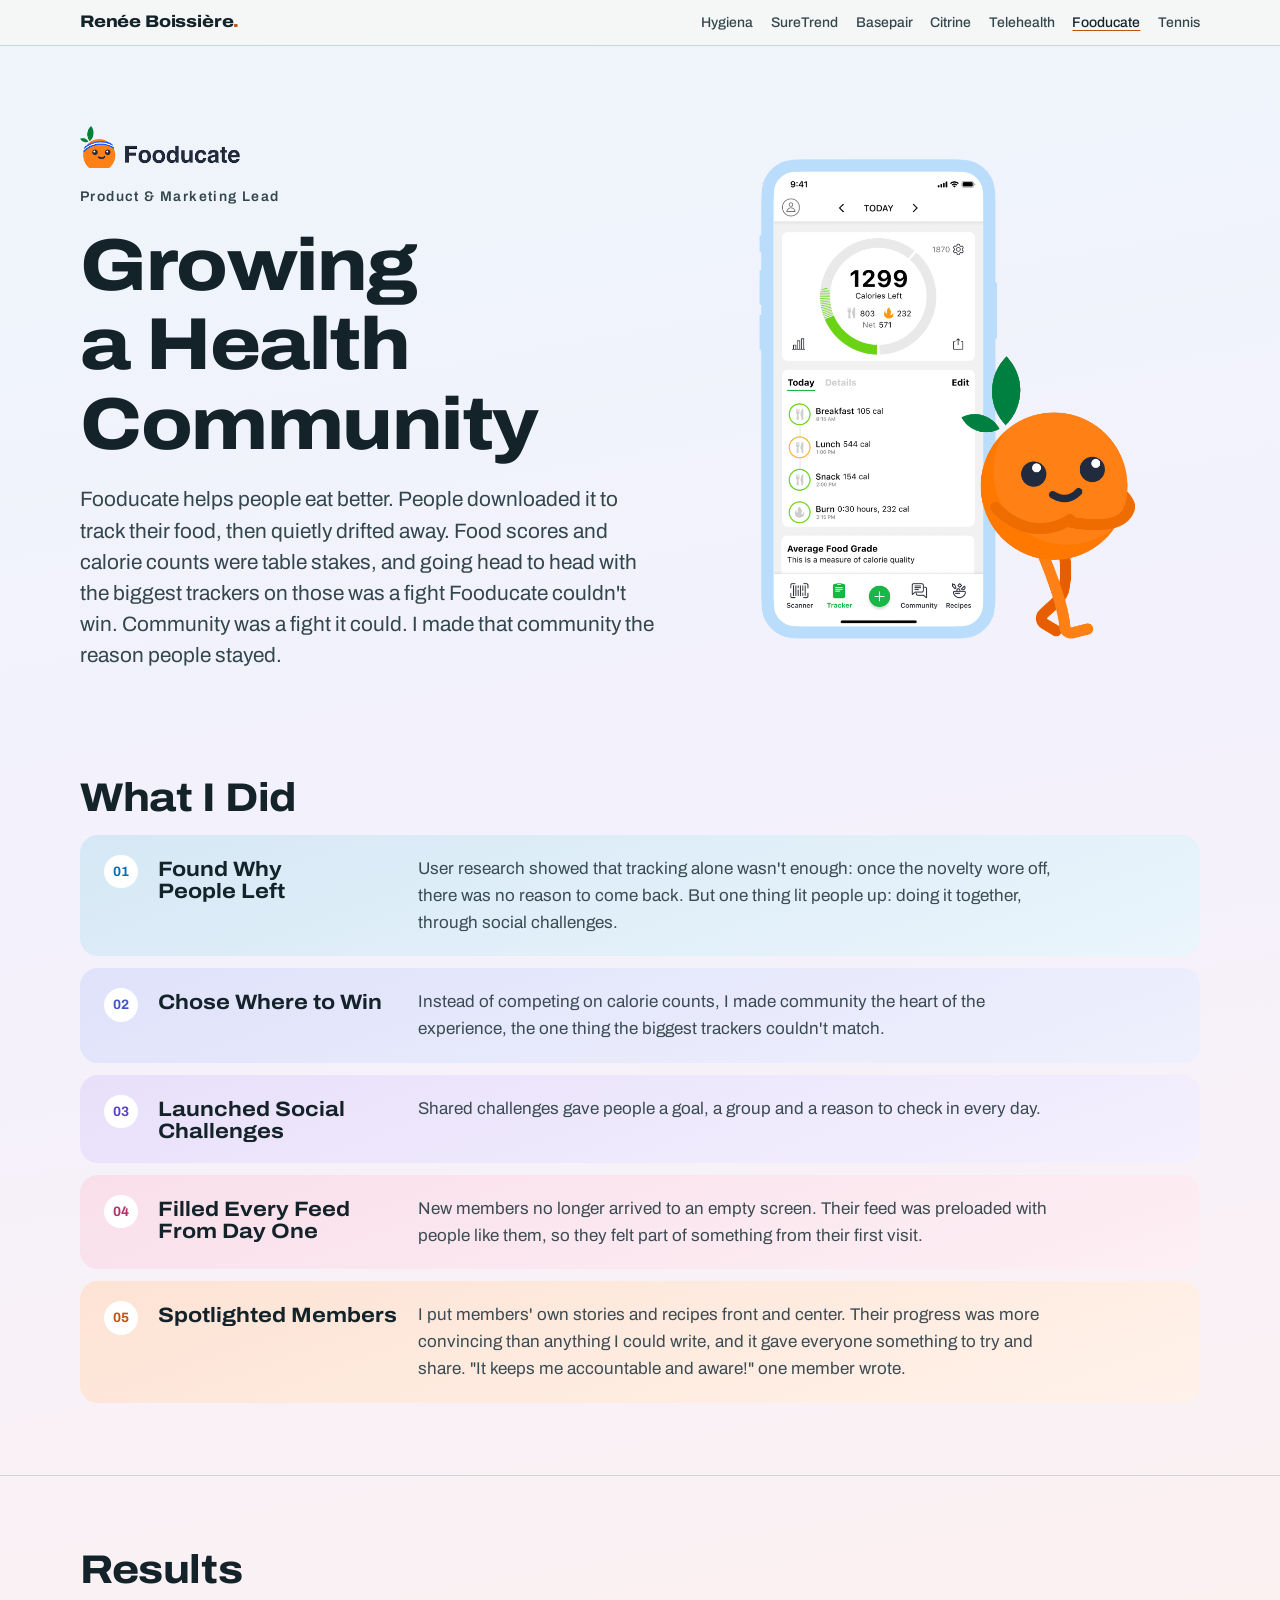
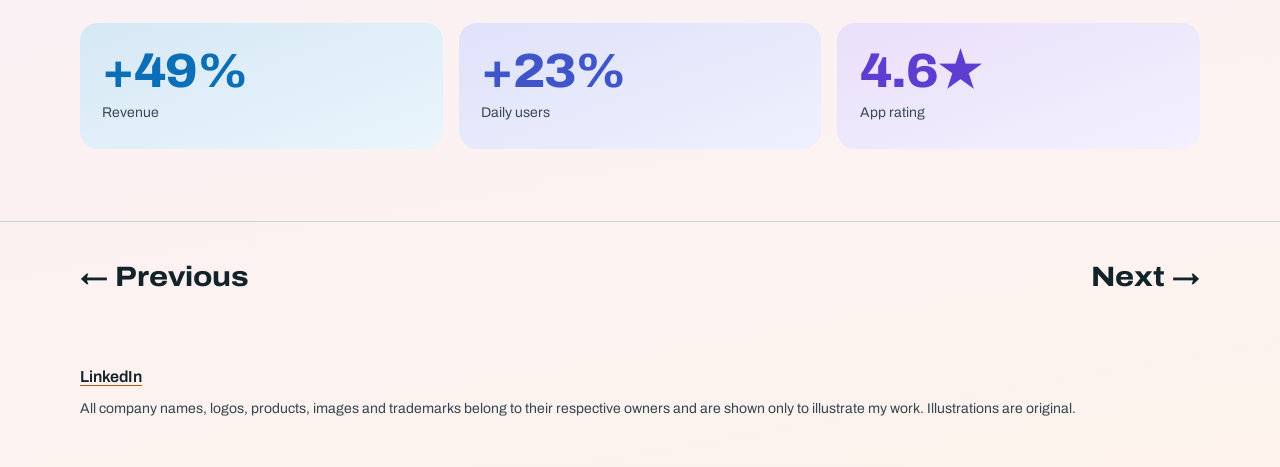
<file: fooducate.html>
<!doctype html>
<html lang="en">
<head>
<meta charset="utf-8">
<meta name="viewport" content="width=device-width, initial-scale=1, viewport-fit=cover">
<meta name="claude:viewport-fit-sides" content="cover">
<title>Growing a Health Community</title>
<link rel="preconnect" href="https://fonts.googleapis.com">
<link rel="preconnect" href="https://fonts.gstatic.com" crossorigin>
<link rel="stylesheet" href="https://fonts.googleapis.com/css2?family=Archivo:ital,wdth,wght@0,62..125,100..900;1,62..125,100..900&display=swap">
<link rel="stylesheet" href="assets/css/portfolio.css">
<style>
footer.site .contact { margin: 0 0 .6rem; font-weight: 600; font-size: 1rem; color: #14232a; }
footer.site .contact a { color: inherit; }
</style>
</head>
<body class="c-fooducate">

<header class="topbar">
  <div class="wrap">
    <a class="mark" href="index.html">Renée Boissière<span>.</span></a>
    <nav class="nav" aria-label="Case studies">
      <a href="hygiena-ensure-touch.html">Hygiena</a>
      <a href="hygiena-suretrend-cloud.html">SureTrend</a>
      <a href="basepair.html">Basepair</a>
      <a href="citrine.html">Citrine</a>
      <a href="telehealth.html">Telehealth</a>
      <a href="fooducate.html" aria-current="page">Fooducate</a>
      <a href="tennis.html">Tennis</a>
    </nav>
  </div>
</header>

<main>
  <section class="hero">
    <div class="wrap">
      <div class="hero-text">
        <span class="brand-logo"><img src="assets/photos/fooducate/logo-wordmark.png" alt="Fooducate" style="height:2.6rem"></span>
        <p class="eyebrow">Product &amp; Marketing Lead</p>
        <h1>Growing a Health Community</h1>
        <p class="lede">Fooducate helps people eat better. People downloaded it to track their food, then quietly drifted away. Food scores and calorie counts were table stakes, and going head to head with the biggest trackers on those was a fight Fooducate couldn't win. Community was a fight it could. I made that community the reason people stayed.</p>
      </div>
      <figure class="plate">
        <div class="frame" style="background:transparent;box-shadow:none;border:0;padding:0"><img src="assets/photos/fooducate/ronnie-phone.png" alt="The Fooducate app tracker screen beside the orange mascot" style="max-height:30rem;width:auto;max-width:100%;margin-inline:auto;display:block"></div>
      </figure>
    </div>
  </section>

  <section class="block">
    <div class="wrap split">
      <div class="prose">
        <h2>What I Did</h2>
        <ol class="steps">
          <li><div><h3>Found Why People Left</h3><p>User research showed that tracking alone wasn't enough: once the novelty wore off, there was no reason to come back. But one thing lit people up: doing it together, through social challenges.</p></div></li>
          <li><div><h3>Chose Where to Win</h3><p>Instead of competing on calorie counts, I made community the heart of the experience, the one thing the biggest trackers couldn't match.</p></div></li>
          <li><div><h3>Launched Social Challenges</h3><p>Shared challenges gave people a goal, a group and a reason to check in every day.</p></div></li>
          <li><div><h3>Filled Every Feed From Day One</h3><p>New members no longer arrived to an empty screen. Their feed was preloaded with people like them, so they felt part of something from their first visit.</p></div></li>
          <li><div><h3>Spotlighted Members</h3><p>I put members' own stories and recipes front and center. Their progress was more convincing than anything I could write, and it gave everyone something to try and share. "It keeps me accountable and aware!" one member wrote.</p></div></li>
        </ol>
      </div>
    </div>
  </section>

  <section class="block">
    <div class="wrap">
      <div class="block-head">
        <h2>Results</h2>
      </div>
      <div class="readouts">
        <div class="readout"><span class="num">+49%</span><p>Revenue</p></div>
        <div class="readout"><span class="num">+23%</span><p>Daily users</p></div>
        <div class="readout"><span class="num">4.6★</span><p>App rating</p></div>
      </div>
    </div>
  </section>
</main>

<nav class="next" aria-label="Story navigation">
  <div class="wrap"><a class="prev" href="telehealth.html">← Previous</a><a class="nxt" href="tennis.html">Next →</a></div>
</nav>
<footer class="site"><div class="wrap"><p class="contact"><a href="https://www.linkedin.com/in/renee-boissiere/" target="_blank" rel="noopener">LinkedIn</a></p>All company names, logos, products, images and trademarks belong to their respective owners and are shown only to illustrate my work. Illustrations are original.</div></footer>
</body>
</html>
</file>
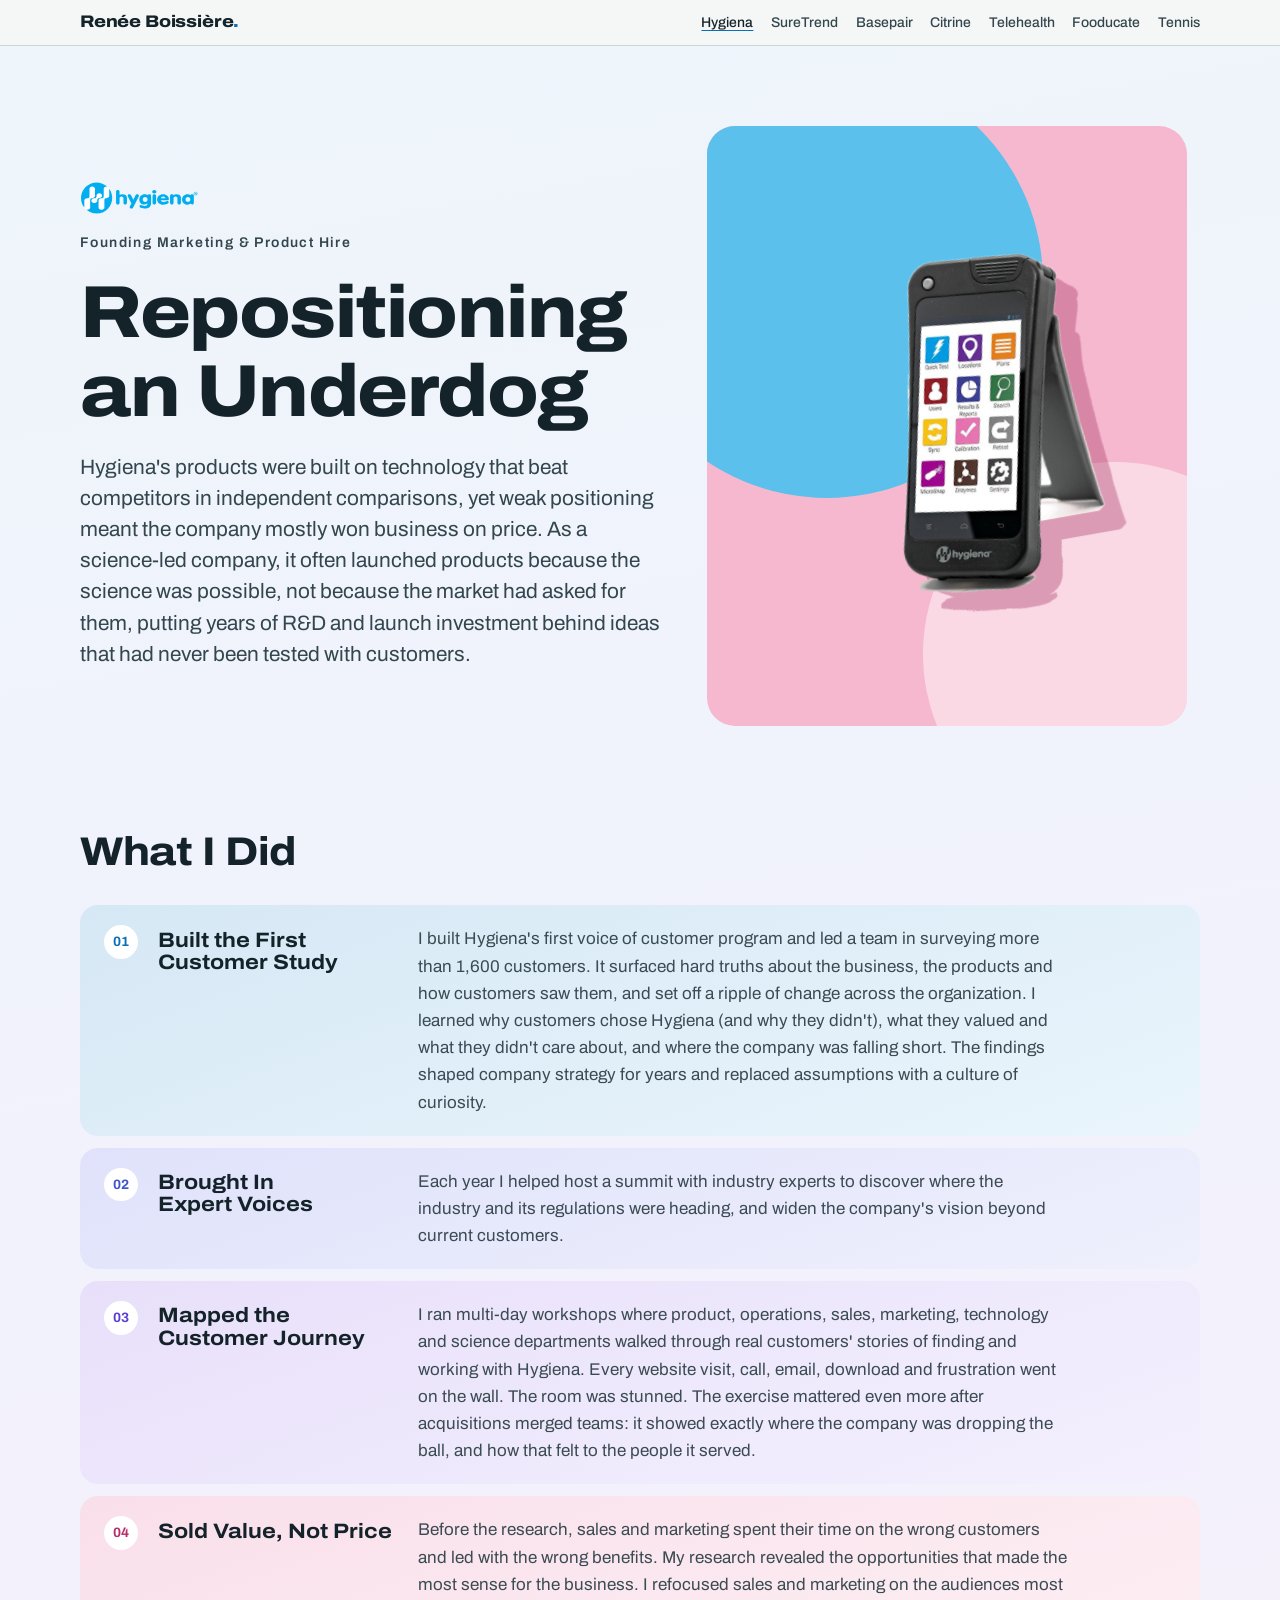
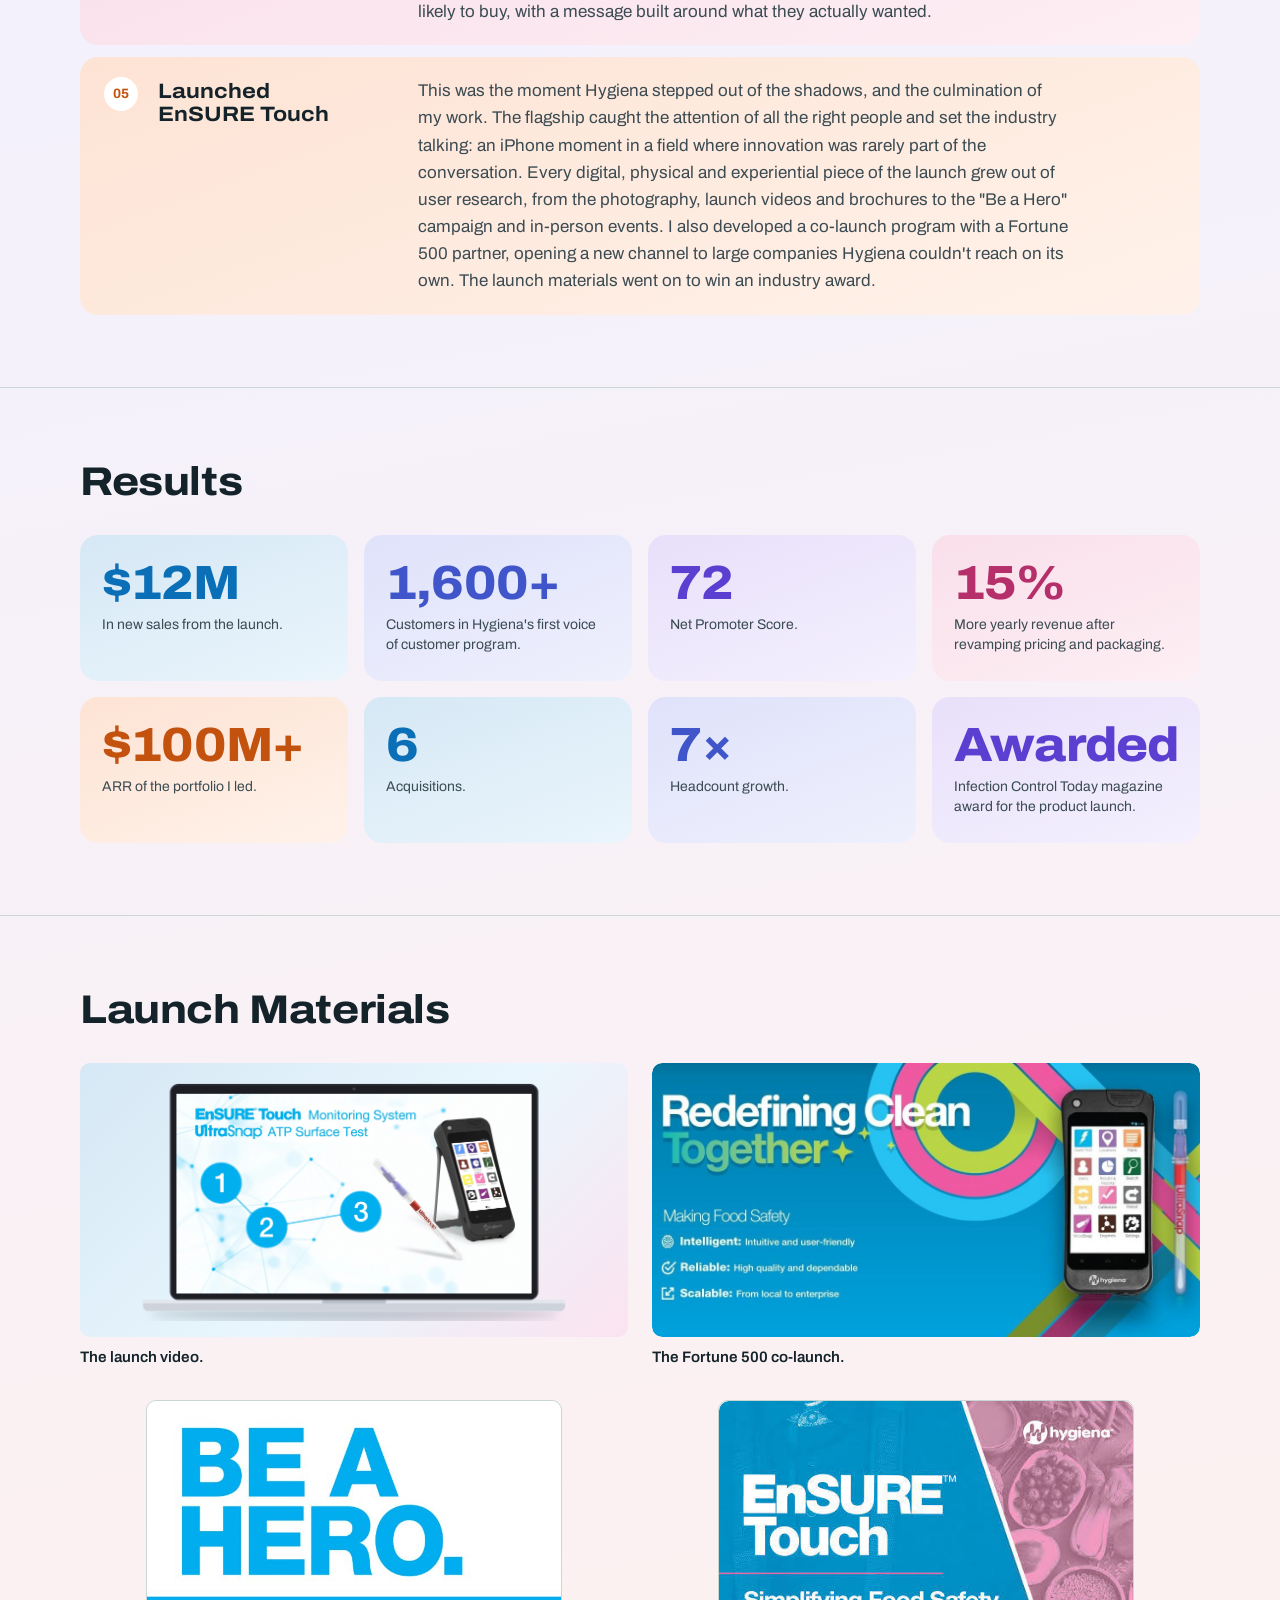
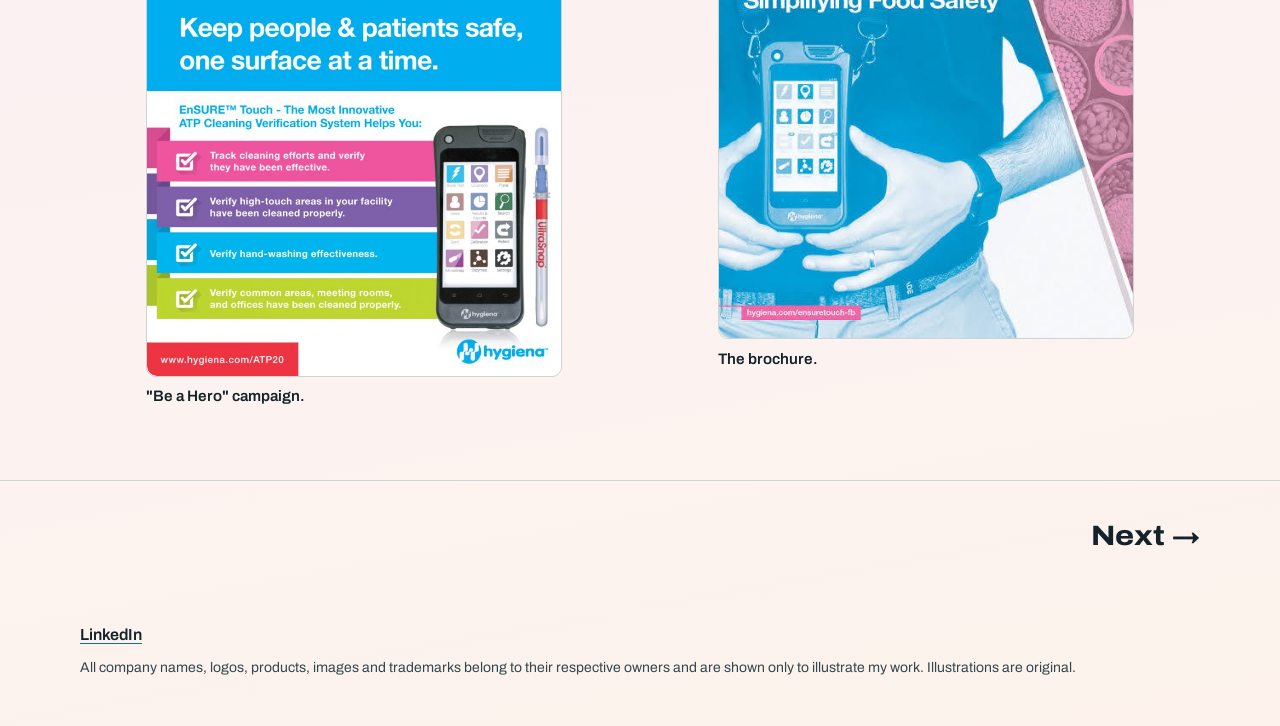
<file: hygiena-ensure-touch.html>
<!doctype html>
<html lang="en">
<head>
<meta charset="utf-8">
<meta name="viewport" content="width=device-width, initial-scale=1, viewport-fit=cover">
<meta name="claude:viewport-fit-sides" content="cover">
<title>Repositioning an Underdog</title>
<link rel="preconnect" href="https://fonts.googleapis.com">
<link rel="preconnect" href="https://fonts.gstatic.com" crossorigin>
<link rel="stylesheet" href="https://fonts.googleapis.com/css2?family=Archivo:ital,wdth,wght@0,62..125,100..900;1,62..125,100..900&display=swap">
<link rel="stylesheet" href="assets/css/portfolio.css">
<style>
.c-hygiena .step-figure { margin-top: 1.1rem; max-width: 34rem; }
.c-hygiena .step-figure .frame { background: #ffffff; padding: 1rem 1.25rem; border: 1px solid var(--rule); }
.c-hygiena .launch-gallery .laptop .frame,
.c-hygiena .award-figure .frame { background: linear-gradient(135deg, #d6e8f5 0%, #e9f6fd 55%, #fbe3f0 100%); padding: clamp(1rem, 3vw, 2.25rem); }
.c-hygiena .launch-gallery .poster .frame { background: #ffffff; border: 1px solid var(--rule); }
.c-hygiena .award-figure { margin-top: 2rem; max-width: 46rem; }
.c-hygiena .award-figure .frame img { border-radius: 8px; box-shadow: 0 10px 30px rgba(11, 111, 184, 0.18); }
.c-hygiena .readout.award .num { color: #e2207b; }
.c-hygiena main .plate .frame img { max-height: 30rem; width: auto; max-width: 100%; margin-inline: auto; }
.c-hygiena .launch-gallery { grid-template-columns: repeat(2, minmax(0, 1fr)); }
@media (max-width: 52rem) { .c-hygiena .launch-gallery { grid-template-columns: minmax(0, 1fr); } }
.c-hygiena .launch-gallery .plate .frame { aspect-ratio: 2 / 1; max-width: 100%; position: relative; display: block; padding: 0; overflow: hidden; }
.c-hygiena .launch-gallery .plate .frame img { position: absolute; inset: 1rem; width: calc(100% - 2rem); height: calc(100% - 2rem); max-height: none; max-width: none; margin: 0; object-fit: contain; }
.c-hygiena .launch-gallery .plate.fill .frame { background: transparent; }
.c-hygiena .launch-gallery .plate.fill .frame img { inset: 0; width: 100%; height: 100%; object-fit: cover; border-radius: inherit; }
.c-hygiena .readouts.six { grid-template-columns: repeat(4, minmax(0, 1fr)); }
@media (max-width: 60rem) { .c-hygiena .readouts.six { grid-template-columns: repeat(2, minmax(0, 1fr)); } }
footer.site .contact { margin: 0 0 .6rem; font-weight: 600; font-size: 1rem; color: #14232a; }
footer.site .contact a { color: inherit; }
.c-hygiena .launch-gallery .plate.tall .frame { aspect-ratio: auto; background: #fff; }
.c-hygiena .launch-gallery .plate.tall .frame img { position: static; inset: auto; width: 100%; height: auto; display: block; object-fit: initial; border-radius: inherit; }
.c-hygiena .launch-gallery:has(.tall) { align-items: start; }
@media (min-width: 52.01rem) { .c-hygiena .launch-gallery .plate.tall { max-width: 26rem; justify-self: center; width: 100%; } }
</style>
</head>
<body class="c-hygiena">

<header class="topbar">
  <div class="wrap">
    <a class="mark" href="index.html">Renée Boissière<span>.</span></a>
    <nav class="nav" aria-label="Case studies">
      <a href="hygiena-ensure-touch.html" aria-current="page">Hygiena</a>
      <a href="hygiena-suretrend-cloud.html">SureTrend</a>
      <a href="basepair.html">Basepair</a>
      <a href="citrine.html">Citrine</a>
      <a href="telehealth.html">Telehealth</a>
      <a href="fooducate.html">Fooducate</a>
      <a href="tennis.html">Tennis</a>
    </nav>
  </div>
</header>

<main>
  <section class="hero">
    <div class="wrap">
      <div class="hero-text">
        <span class="brand-logo"><img src="assets/photos/hygiena/logo.svg" alt="Hygiena"></span>
        <p class="eyebrow">Founding Marketing &amp; Product Hire</p>
        <h1>Repositioning an Underdog</h1>
        <p class="lede">Hygiena's products were built on technology that beat competitors in independent comparisons, yet weak positioning meant the company mostly won business on price. As a science-led company, it often launched products because the science was possible, not because the market had asked for them, putting years of R&amp;D and launch investment behind ideas that had never been tested with customers.</p>
      </div>
      <figure class="plate hy-flat" style="position:relative;margin:0;aspect-ratio:4/5;max-width:30rem;width:100%;justify-self:center;border-radius:28px;overflow:hidden;background:#f6b8cf">
        <span aria-hidden="true" style="position:absolute;left:-20%;top:-10%;width:90%;aspect-ratio:1;border-radius:50%;background:#5bc0eb"></span>
        <span aria-hidden="true" style="position:absolute;right:-25%;bottom:-20%;width:80%;aspect-ratio:1;border-radius:50%;background:#fdf0f5;opacity:.6"></span>
        <img src="assets/photos/hygiena/ensure-touch-cutout.png" alt="The EnSURE Touch flagship on a bold pink and blue graphic background" style="position:absolute;left:50%;top:50%;width:60%;max-height:none;transform:translate(-50%,-48%) rotate(-10deg);filter:drop-shadow(18px 22px 0 rgba(160,40,90,.35))">
      </figure>
    </div>
  </section>


  <section class="block">
    <div class="wrap">
      <div class="block-head">
        <h2>What I Did</h2>
      </div>
      <ol class="steps">
        <li><div><h3>Built the First Customer Study</h3><p>I built Hygiena's first voice of customer program and led a team in surveying more than 1,600 customers. It surfaced hard truths about the business, the products and how customers saw them, and set off a ripple of change across the organization. I learned why customers chose Hygiena (and why they didn't), what they valued and what they didn't care about, and where the company was falling short. The findings shaped company strategy for years and replaced assumptions with a culture of curiosity.</p></div></li>
        <li><div><h3>Brought In Expert Voices</h3><p>Each year I helped host a summit with industry experts to discover where the industry and its regulations were heading, and widen the company's vision beyond current customers.</p></div></li>
        <li><div><h3>Mapped the Customer Journey</h3><p>I ran multi-day workshops where product, operations, sales, marketing, technology and science departments walked through real customers' stories of finding and working with Hygiena. Every website visit, call, email, download and frustration went on the wall. The room was stunned. The exercise mattered even more after acquisitions merged teams: it showed exactly where the company was dropping the ball, and how that felt to the people it served.</p></div></li>
        <li><div><h3>Sold Value, Not Price</h3><p>Before the research, sales and marketing spent their time on the wrong customers and led with the wrong benefits. My research revealed the opportunities that made the most sense for the business. I refocused sales and marketing on the audiences most likely to buy, with a message built around what they actually wanted.</p></div></li>
        <li><div><h3>Launched EnSURE Touch</h3><p>This was the moment Hygiena stepped out of the shadows, and the culmination of my work. The flagship caught the attention of all the right people and set the industry talking: an iPhone moment in a field where innovation was rarely part of the conversation. Every digital, physical and experiential piece of the launch grew out of user research, from the photography, launch videos and brochures to the "Be a Hero" campaign and in-person events. I also developed a co-launch program with a Fortune 500 partner, opening a new channel to large companies Hygiena couldn't reach on its own. The launch materials went on to win an industry award.</p></div></li>
      </ol>
    </div>
  </section>


  <section class="block">
    <div class="wrap">
      <div class="block-head">
        <h2>Results</h2>
      </div>
      <div class="readouts six">
        <div class="readout"><span class="num">$12M</span><p>In new sales from the launch.</p></div>
        <div class="readout"><span class="num">1,600+</span><p>Customers in Hygiena's first voice of customer program.</p></div>
        <div class="readout"><span class="num">72</span><p>Net Promoter Score.</p></div>
        <div class="readout"><span class="num">15%</span><p>More yearly revenue after revamping pricing and packaging.</p></div>
        <div class="readout"><span class="num">$100M+</span><p>ARR of the portfolio I led.</p></div>
        <div class="readout"><span class="num">6</span><p>Acquisitions.</p></div>
        <div class="readout"><span class="num">7×</span><p>Headcount growth.</p></div>
        <div class="readout award"><span class="num">Awarded</span><p>Infection Control Today magazine award for the product launch.</p></div>
      </div>
    </div>
  </section>
  <section class="block">
    <div class="wrap">
      <div class="block-head">
        <h2>Launch Materials</h2>
      </div>
      <div class="gallery launch-gallery">
        <figure class="plate laptop">
          <div class="frame"><img src="assets/photos/hygiena/ensure-touch-launch-video-laptop.png" alt="A still from the EnSURE Touch launch video, showing the handheld and an UltraSnap test, on a laptop screen" loading="lazy"></div>
          <figcaption><b>The launch video.</b></figcaption>
        </figure>
        <figure class="plate fill">
          <div class="frame"><img src="assets/photos/hygiena/ensure-touch-colaunch-zoom.jpg" alt="Fortune 500 co-launch graphic: Redefining Clean Together, with the EnSURE Touch handheld" loading="lazy"></div>
          <figcaption><b>The Fortune 500 co-launch.</b></figcaption>
        </figure>
        <figure class="plate poster tall">
          <div class="frame"><img src="assets/photos/hygiena/be-a-hero-poster.jpg" alt="Be a Hero campaign poster: Keep people and patients safe, one surface at a time, with the EnSURE Touch handheld" loading="lazy"></div>
          <figcaption><b>"Be a Hero" campaign.</b></figcaption>
        </figure>
        <figure class="plate poster tall">
          <div class="frame"><img src="assets/photos/hygiena/ensure-touch-brochure-cover.jpg" alt="EnSURE Touch brochure cover: Simplifying Food Safety, with the handheld held in two hands" loading="lazy"></div>
          <figcaption><b>The brochure.</b></figcaption>
        </figure>
      </div>
    </div>
  </section>
</main>

<nav class="next" aria-label="Story navigation">
  <div class="wrap"><span></span><a class="nxt" href="hygiena-suretrend-cloud.html">Next →</a></div>
</nav>
<footer class="site"><div class="wrap"><p class="contact"><a href="https://www.linkedin.com/in/renee-boissiere/" target="_blank" rel="noopener">LinkedIn</a></p>All company names, logos, products, images and trademarks belong to their respective owners and are shown only to illustrate my work. Illustrations are original.</div></footer>
</body>
</html>
</file>
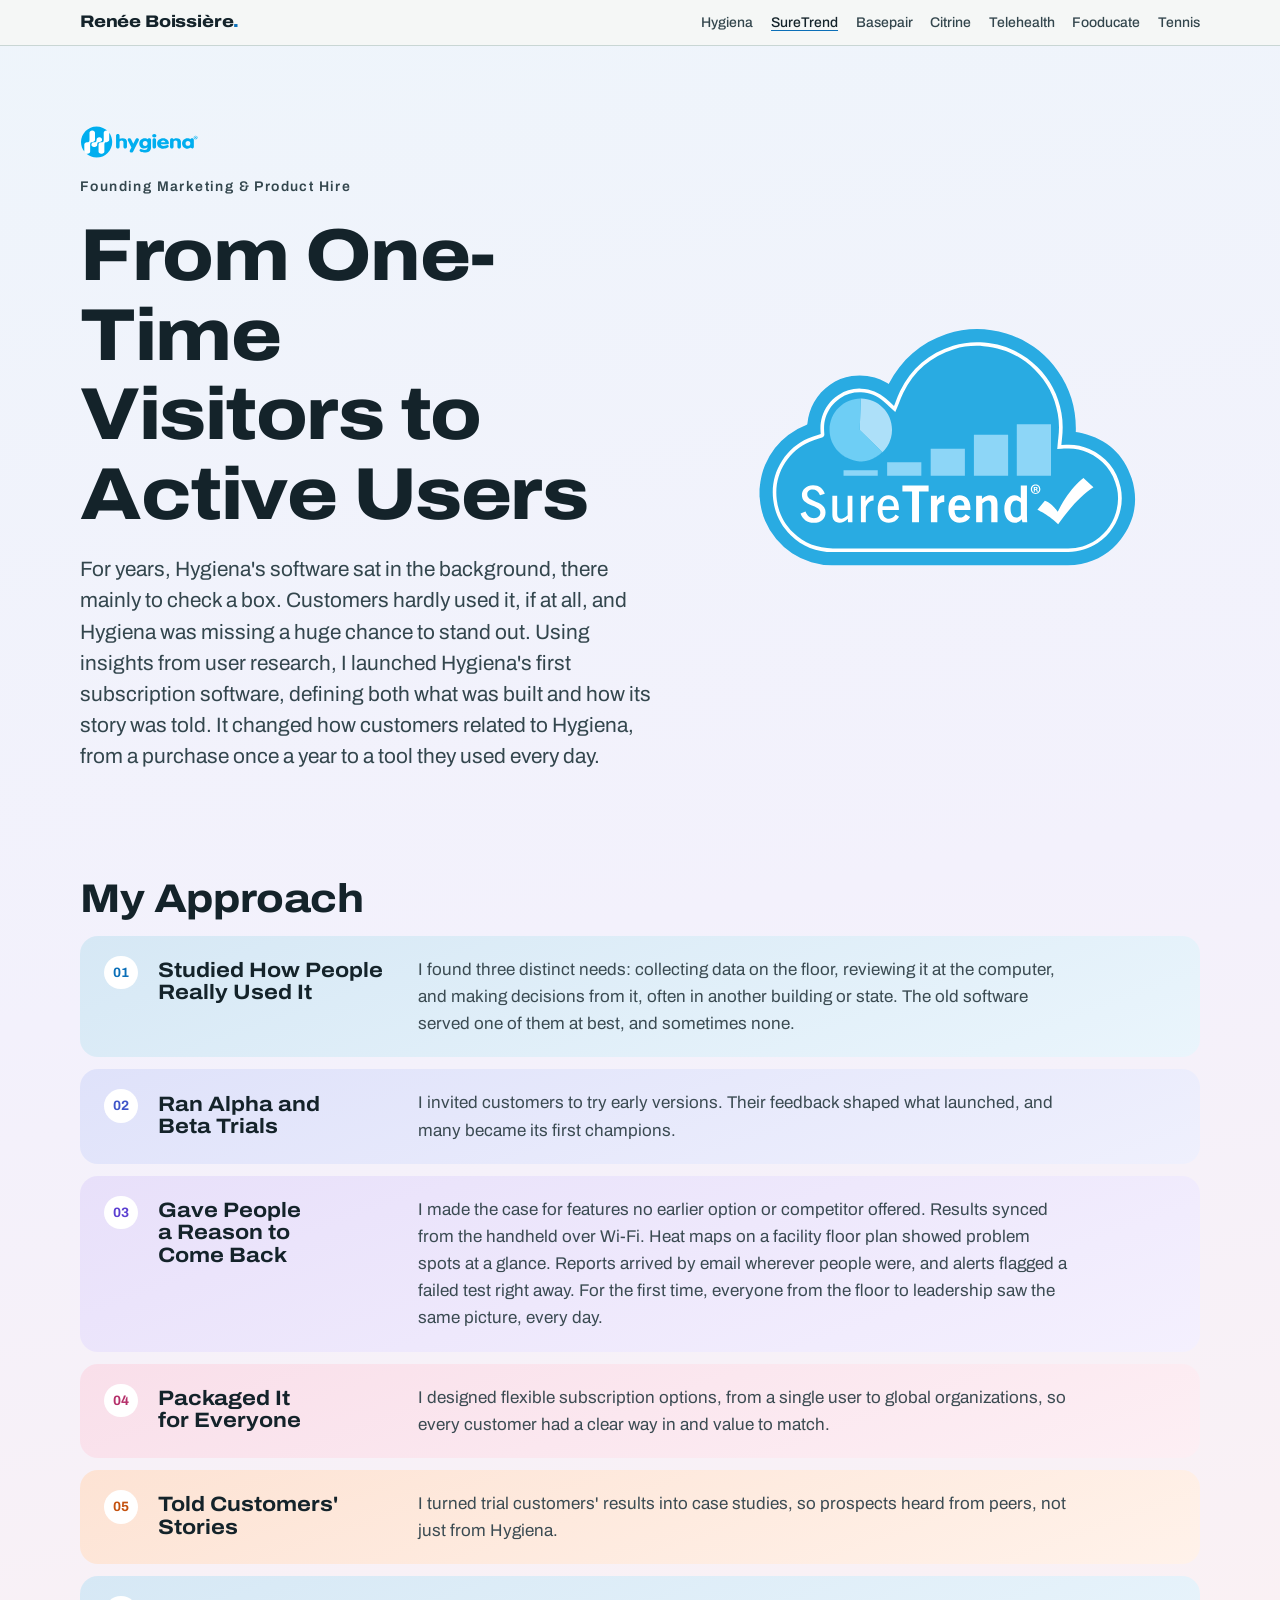
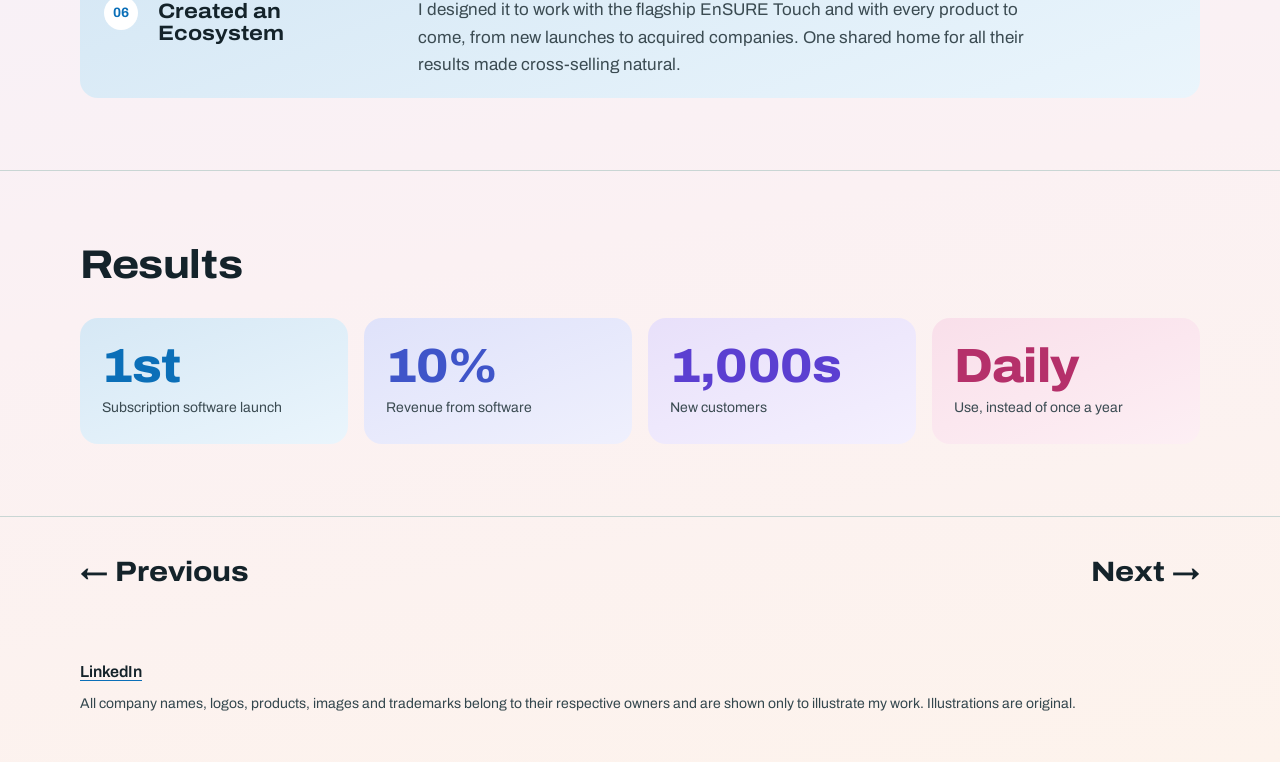
<file: hygiena-suretrend-cloud.html>
<!doctype html>
<html lang="en">
<head>
<meta charset="utf-8">
<meta name="viewport" content="width=device-width, initial-scale=1, viewport-fit=cover">
<meta name="claude:viewport-fit-sides" content="cover">
<title>From One-Time Visitors to Active Users</title>
<link rel="preconnect" href="https://fonts.googleapis.com">
<link rel="preconnect" href="https://fonts.gstatic.com" crossorigin>
<link rel="stylesheet" href="https://fonts.googleapis.com/css2?family=Archivo:ital,wdth,wght@0,62..125,100..900;1,62..125,100..900&display=swap">
<link rel="stylesheet" href="assets/css/portfolio.css">
<style>
.c-hygiena .hero-logos { display: flex; align-items: center; gap: 1.25rem; flex-wrap: wrap; }
.c-hygiena .brand-logo.suretrend img { height: 3.25rem; }
.c-hygiena .st-gallery { margin-top: 0; }
.c-hygiena .st-gallery .frame { background: linear-gradient(135deg, #d6e8f5 0%, #eaf7fd 100%); padding: clamp(0.75rem, 2.5vw, 1.75rem); }
.c-hygiena .st-gallery .frame img { border-radius: 8px; box-shadow: 0 10px 28px rgba(11, 111, 184, 0.16); }
.c-hygiena .st-gallery.concept { max-width: 60rem !important; width: 100%; margin: 2.5rem auto 0; }
.c-hygiena .st-gallery.concept .frame img { max-width: 100%; max-height: none; }
footer.site .contact { margin: 0 0 .6rem; font-weight: 600; font-size: 1rem; color: #14232a; }
footer.site .contact a { color: inherit; }
</style>
</head>
<body class="c-hygiena">

<header class="topbar">
  <div class="wrap">
    <a class="mark" href="index.html">Renée Boissière<span>.</span></a>
    <nav class="nav" aria-label="Case studies">
      <a href="hygiena-ensure-touch.html">Hygiena</a>
      <a href="hygiena-suretrend-cloud.html" aria-current="page">SureTrend</a>
      <a href="basepair.html">Basepair</a>
      <a href="citrine.html">Citrine</a>
      <a href="telehealth.html">Telehealth</a>
      <a href="fooducate.html">Fooducate</a>
      <a href="tennis.html">Tennis</a>
    </nav>
  </div>
</header>

<main>
  <section class="hero">
    <div class="wrap">
      <div class="hero-text">
        <div class="hero-logos">
          <span class="brand-logo"><img src="assets/photos/hygiena/logo.svg" alt="Hygiena"></span>
        </div>
        <p class="eyebrow">Founding Marketing &amp; Product Hire</p>
        <h1>From One-Time Visitors to Active Users</h1>
        <p class="lede">For years, Hygiena's software sat in the background, there mainly to check a box. Customers hardly used it, if at all, and Hygiena was missing a huge chance to stand out. Using insights from user research, I launched Hygiena's first subscription software, defining both what was built and how its story was told. It changed how customers related to Hygiena, from a purchase once a year to a tool they used every day.</p>
      </div>
      <figure class="plate">
        <div class="frame" style="background:transparent;padding:3rem 2rem"><img src="assets/photos/hygiena/suretrend-cloud-logo.svg" alt="SureTrend Cloud logo" style="max-width:26rem;width:100%"></div>
      </figure>
    </div>
  </section>


  <section class="block">
    <div class="wrap split">
      <div class="prose">
        <h2>My Approach</h2>
        <ol class="steps">
          <li><div><h3>Studied How People Really Used It</h3><p>I found three distinct needs: collecting data on the floor, reviewing it at the computer, and making decisions from it, often in another building or state. The old software served one of them at best, and sometimes none.</p></div></li>
          <li><div><h3>Ran Alpha and Beta Trials</h3><p>I invited customers to try early versions. Their feedback shaped what launched, and many became its first champions.</p></div></li>
          <li><div><h3>Gave People a Reason to Come Back</h3><p>I made the case for features no earlier option or competitor offered. Results synced from the handheld over Wi-Fi. Heat maps on a facility floor plan showed problem spots at a glance. Reports arrived by email wherever people were, and alerts flagged a failed test right away. For the first time, everyone from the floor to leadership saw the same picture, every day.</p></div></li>
          <li><div><h3>Packaged It for Everyone</h3><p>I designed flexible subscription options, from a single user to global organizations, so every customer had a clear way in and value to match.</p></div></li>
          <li><div><h3>Told Customers' Stories</h3><p>I turned trial customers' results into case studies, so prospects heard from peers, not just from Hygiena.</p></div></li>
          <li><div><h3>Created an Ecosystem</h3><p>I designed it to work with the flagship EnSURE Touch and with every product to come, from new launches to acquired companies. One shared home for all their results made cross-selling natural.</p></div></li>
        </ol>
      </div>
    </div>
  </section>

  <section class="block">
    <div class="wrap">
      <div class="block-head">
        <h2>Results</h2>
      </div>
      <div class="readouts">
        <div class="readout"><span class="num">1st</span><p>Subscription software launch</p></div>
        <div class="readout"><span class="num">10%</span><p>Revenue from software</p></div>
        <div class="readout"><span class="num">1,000s</span><p>New customers</p></div>
        <div class="readout"><span class="num">Daily</span><p>Use, instead of once a year</p></div>
      </div>
    </div>
  </section>
</main>

<nav class="next" aria-label="Story navigation">
  <div class="wrap"><a class="prev" href="hygiena-ensure-touch.html">← Previous</a><a class="nxt" href="basepair.html">Next →</a></div>
</nav>
<footer class="site"><div class="wrap"><p class="contact"><a href="https://www.linkedin.com/in/renee-boissiere/" target="_blank" rel="noopener">LinkedIn</a></p>All company names, logos, products, images and trademarks belong to their respective owners and are shown only to illustrate my work. Illustrations are original.</div></footer>
</body>
</html>
</file>
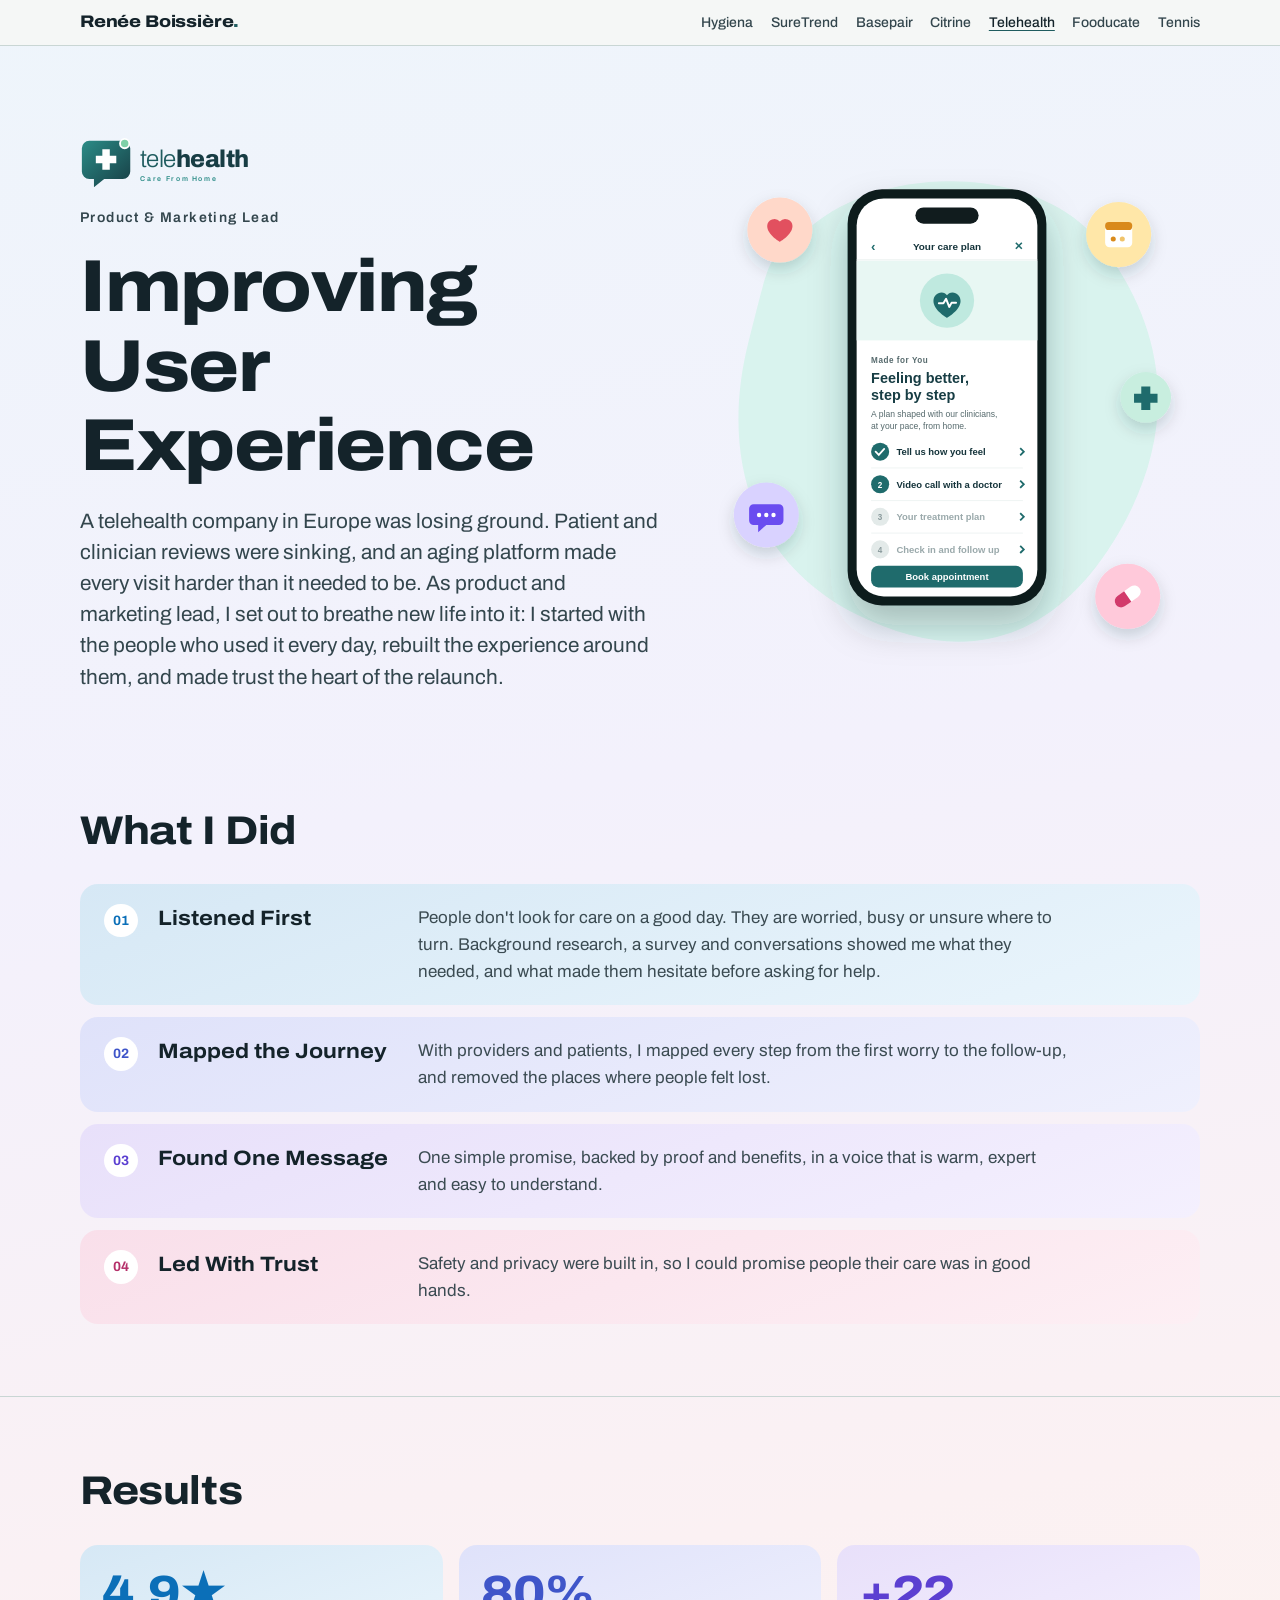
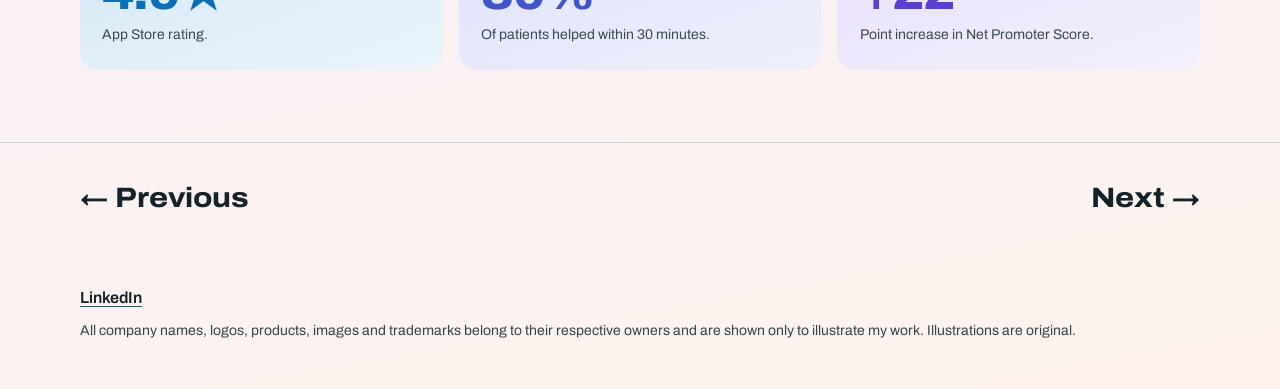
<file: telehealth.html>
<!doctype html>
<html lang="en">
<head>
<meta charset="utf-8">
<meta name="viewport" content="width=device-width, initial-scale=1, viewport-fit=cover">
<meta name="claude:viewport-fit-sides" content="cover">
<title>Improving User Experience</title>
<link rel="preconnect" href="https://fonts.googleapis.com">
<link rel="preconnect" href="https://fonts.gstatic.com" crossorigin>
<link rel="stylesheet" href="https://fonts.googleapis.com/css2?family=Archivo:ital,wdth,wght@0,62..125,100..900;1,62..125,100..900&display=swap">
<link rel="stylesheet" href="assets/css/portfolio.css">
<style>
/* Finding Care page: airy mint and deep teal, with colorful spot icons. */
.c-care { --brand: #1f5c5f; --th-ink:#14333a; --th-ink2:#55696c; --th-teal:#1f6b6c; --th-deep:#173d44; --th-mint:#d9f3ee; }
.c-care .eyebrow b { color: var(--th-teal); }
.c-care .th-stage { position: relative; margin: 0; min-width: 0; border-radius: 26px; padding: 2.5rem 1rem 2.75rem; display: grid; justify-items: center; background: #f4fbf9; overflow: hidden; isolation: isolate; }
.c-care .th-stage::before { content: ""; position: absolute; z-index: -1; width: 82%; aspect-ratio: 1; left: 9%; top: 6%; border-radius: 46% 54% 52% 48% / 50% 44% 56% 50%; background: #d9f3ee; }
.c-care .th-phone { position: relative; width: min(16.5rem, 100%); aspect-ratio: 9 / 18.5; background: #111c1e; border-radius: 2.5rem; padding: .6rem; box-shadow: 0 28px 50px rgba(20,60,60,.28); }
.c-care .th-notch { position: absolute; top: .85rem; left: 50%; translate: -50% 0; width: 5rem; height: 1.2rem; background: #111c1e; border-radius: 999px; z-index: 2; }
.c-care .th-screen { height: 100%; border-radius: 1.95rem; overflow: hidden; background: #ffffff; display: flex; flex-direction: column; font-family: var(--f-display); color: var(--th-ink); }
.c-care .th-screen p { margin: 0; }
.c-care .th-bar { display: flex; justify-content: space-between; align-items: center; padding: 2.4rem .9rem .55rem; font: 600 .68rem/1 var(--f-display); color: var(--th-ink); border-bottom: 1px solid #e6eeec; }
.c-care .th-bar i { font-style: normal; color: var(--th-teal); font-size: .85rem; }
.c-care .th-art { background: #e8f7f3; display: grid; place-items: center; padding: .8rem 0 .6rem; }
.c-care .th-art svg { width: 5.2rem; height: 5.2rem; }
.c-care .th-body { padding: .8rem .9rem .9rem; display: flex; flex-direction: column; gap: .5rem; flex: 1; }
.c-care .th-kicker { font: 600 .56rem/1 var(--f-display); letter-spacing: .08em;  color: var(--th-ink2); }
.c-care .th-title { font: 800 1.08rem/1.1 var(--f-display); color: var(--th-deep); }
.c-care .th-desc { font-size: .66rem; line-height: 1.4; color: var(--th-ink2); }
.c-care .th-mods { list-style: none; margin: .1rem 0 0; padding: 0; display: grid; }
.c-care .th-mods li { display: flex; align-items: center; gap: .55rem; padding: .45rem 0; border-bottom: 1px solid #eef3f2; font: 600 .66rem/1.25 var(--f-display); color: var(--th-ink); }
.c-care .th-mods li::after { content: ""; margin-left: auto; width: .38rem; height: .38rem; border-top: 2px solid var(--th-teal); border-right: 2px solid var(--th-teal); transform: rotate(45deg); }
.c-care .th-mods b { flex: none; width: 1.35rem; height: 1.35rem; border-radius: 50%; display: grid; place-items: center; font-size: .6rem; color: #fff; background: var(--th-teal); }
.c-care .th-mods .lk { color: #9aa9ab; } .c-care .th-mods .lk b { background: #e3eae9; color: #8a9a9c; }
.c-care .th-cta { margin-top: auto; text-align: center; background: var(--th-teal); color: #fff; font: 700 .7rem/1 var(--f-display); padding: .7rem; border-radius: .55rem; }
.c-care .th-spot { position: absolute; width: 4.2rem; height: 4.2rem; border-radius: 48% 52% 55% 45% / 52% 46% 54% 48%; display: grid; place-items: center; box-shadow: 0 10px 22px rgba(20,60,60,.16); }
.c-care .th-spot svg { width: 2.2rem; height: 2.2rem; }
.c-care .th-spot.s1 { top: 9%; left: 7%; background: #ffd8c9; }
.c-care .th-spot.s2 { top: 13%; right: 8%; background: #ffe7a8; }
.c-care .th-spot.s3 { bottom: 26%; left: 5%; background: #d9d2ff; }
.c-care .th-spot.s4 { bottom: 10%; right: 7%; background: #ffc9da; }
.c-care .th-spot.s5 { top: 46%; right: 3%; width: 3.3rem; height: 3.3rem; background: #c8eedf; }
@media (max-width: 52rem) { .c-care .th-spot { display: none; } }
.c-care .th-journey { list-style: none; margin: 0; padding: 0; display: grid; grid-template-columns: repeat(4, minmax(0, 1fr)); gap: 1rem; position: relative; }
.c-care .th-journey::before { content: ""; position: absolute; left: 6%; right: 6%; top: 3.1rem; height: 6px; border-radius: 6px; background: linear-gradient(90deg, #2b8c87, #d23a6b, #6a4cf0, #ff9a3c); opacity: .5; }
.c-care .th-journey li { position: relative; border-radius: 22px; padding: 1.3rem 1.3rem 1.5rem; display: grid; gap: .5rem; align-content: start; }
.c-care .th-journey .j1 { --c: #2b8c87; background: linear-gradient(160deg, #d9f3ee, #eefaf6); }
.c-care .th-journey .j2 { --c: #d23a6b; background: linear-gradient(160deg, #ffe0ea, #fff1f5); }
.c-care .th-journey .j3 { --c: #6a4cf0; background: linear-gradient(160deg, #e6e1fa, #f4f1ff); }
.c-care .th-journey .j4 { --c: #ff9a3c; background: linear-gradient(160deg, #ffe2cf, #fff0e6); }
.c-care .j-ic { width: 3.6rem; height: 3.6rem; border-radius: 16px; display: grid; place-items: center; background: var(--c); box-shadow: 0 10px 20px rgba(20,35,42,.15); }
.c-care .j-ic svg { width: 2.4rem; height: 2.4rem; }
.c-care .th-journey h3 { margin: .4rem 0 0; color: #14232a; }
.c-care .th-journey p { margin: 0; color: #3b4b52; }
.c-care .block-head p { max-width: 46rem; color: var(--ink-2); margin-top: .5rem; font-size: var(--step-1); }
.c-care .th-needs { list-style: none; margin: 0; padding: 0; display: grid; grid-template-columns: repeat(4, minmax(0, 1fr)); gap: 1rem; }
.c-care .th-needs li { border-radius: 22px; padding: 1.4rem; display: grid; gap: .45rem; background: #fff; border-top: 6px solid var(--c); box-shadow: 0 8px 22px rgba(20,60,60,.08); }
.c-care .th-needs b { font-size: 1.2rem; color: var(--c); }
.c-care .th-needs span { color: #3b4b52; }
.c-care .th-needs .n1 { --c: #1f6b6c; } .c-care .th-needs .n2 { --c: #c25a00; } .c-care .th-needs .n3 { --c: #5b3fd1; } .c-care .th-needs .n4 { --c: #d23a6b; }
@media (max-width: 56rem) { .c-care .th-journey, .c-care .th-needs { grid-template-columns: minmax(0, 1fr); } .c-care .th-journey::before { display: none; } }
footer.site .contact { margin: 0 0 .6rem; font-weight: 600; font-size: 1rem; color: #14232a; }
footer.site .contact a { color: inherit; }
</style>
</head>
<body class="c-care">

<header class="topbar">
  <div class="wrap">
    <a class="mark" href="index.html">Renée Boissière<span>.</span></a>
    <nav class="nav" aria-label="Case studies">
      <a href="hygiena-ensure-touch.html">Hygiena</a>
      <a href="hygiena-suretrend-cloud.html">SureTrend</a>
      <a href="basepair.html">Basepair</a>
      <a href="citrine.html">Citrine</a>
      <a href="telehealth.html" aria-current="page">Telehealth</a>
      <a href="fooducate.html">Fooducate</a>
      <a href="tennis.html">Tennis</a>
    </nav>
  </div>
</header>

<main>
  <section class="hero">
    <div class="wrap">
      <div class="hero-text">
        <span class="brand-logo"><svg viewBox="2 6 412 110" role="img" aria-label="Telehealth logo" style="height:3.2rem;width:auto;display:block">
              <defs><linearGradient id="thg2" x1="0" y1="0" x2="1" y2="1"><stop offset="0" stop-color="#2b8c87"/><stop offset="1" stop-color="#173d44"/></linearGradient></defs>
              <path d="M22 12h72a16 16 0 0 1 16 16v50a16 16 0 0 1-16 16H54l-22 18v-18H22A16 16 0 0 1 6 78V28a16 16 0 0 1 16-16z" fill="url(#thg2)"/>
              <path d="M50 30h16v14h14v16H66v14H50V60H36V44h14z" fill="#fff"/>
              <circle cx="98" cy="18" r="10" fill="#7fd1a8" stroke="#fff" stroke-width="4"/>
              <text x="130" y="68" font-family="Archivo, sans-serif" font-size="52" font-weight="300" letter-spacing="-1" fill="#1f5c5f">tele<tspan font-weight="800" fill="#173d44">health</tspan></text>
              <text x="132" y="98" font-family="Archivo, sans-serif" font-size="15" font-weight="600" letter-spacing="3.5" fill="#2b8c87">Care From Home</text>
            </svg></span>
        <p class="eyebrow">Product &amp; Marketing Lead</p>
        <h1>Improving User Experience</h1>
        <p class="lede">A telehealth company in Europe was losing ground. Patient and clinician reviews were sinking, and an aging platform made every visit harder than it needed to be. As product and marketing lead, I set out to breathe new life into it: I started with the people who used it every day, rebuilt the experience around them, and made trust the heart of the relaunch.</p>
      </div>
      <figure class="plate th-art-fig" style="margin:0"><img src="assets/illustrations/telehealth-hero.svg" alt="Illustration of a telehealth app screen: a personal care plan with steps from telling us how you feel to a follow-up, and a book appointment button, surrounded by colorful health icons" style="width:100%;height:auto;display:block"></figure>
    </div>
  </section>



  <section class="block">
    <div class="wrap">
      <div class="block-head">
        <h2>What I Did</h2>
      </div>
      <ol class="steps">
        <li><div><h3>Listened First</h3><p>People don't look for care on a good day. They are worried, busy or unsure where to turn. Background research, a survey and conversations showed me what they needed, and what made them hesitate before asking for help.</p></div></li>
        <li><div><h3>Mapped the Journey</h3><p>With providers and patients, I mapped every step from the first worry to the follow-up, and removed the places where people felt lost.</p></div></li>
        <li><div><h3>Found One Message</h3><p>One simple promise, backed by proof and benefits, in a voice that is warm, expert and easy to understand.</p></div></li>
        <li><div><h3>Led With Trust</h3><p>Safety and privacy were built in, so I could promise people their care was in good hands.</p></div></li>
      </ol>
    </div>
  </section>

  <section class="block">
    <div class="wrap">
      <div class="block-head">
        <h2>Results</h2>
      </div>
      <div class="readouts">
        <div class="readout"><span class="num">4.9★</span><p>App Store rating.</p></div>
        <div class="readout"><span class="num">80%</span><p>Of patients helped within 30 minutes.</p></div>
        <div class="readout"><span class="num">+22</span><p>Point increase in Net Promoter Score.</p></div>
      </div>
    </div>
  </section>
</main>

<nav class="next" aria-label="Story navigation">
  <div class="wrap"><a class="prev" href="citrine.html">← Previous</a><a class="nxt" href="fooducate.html">Next →</a></div>
</nav>
<footer class="site"><div class="wrap"><p class="contact"><a href="https://www.linkedin.com/in/renee-boissiere/" target="_blank" rel="noopener">LinkedIn</a></p>All company names, logos, products, images and trademarks belong to their respective owners and are shown only to illustrate my work. Illustrations are original.</div></footer>
</body>
</html>
</file>
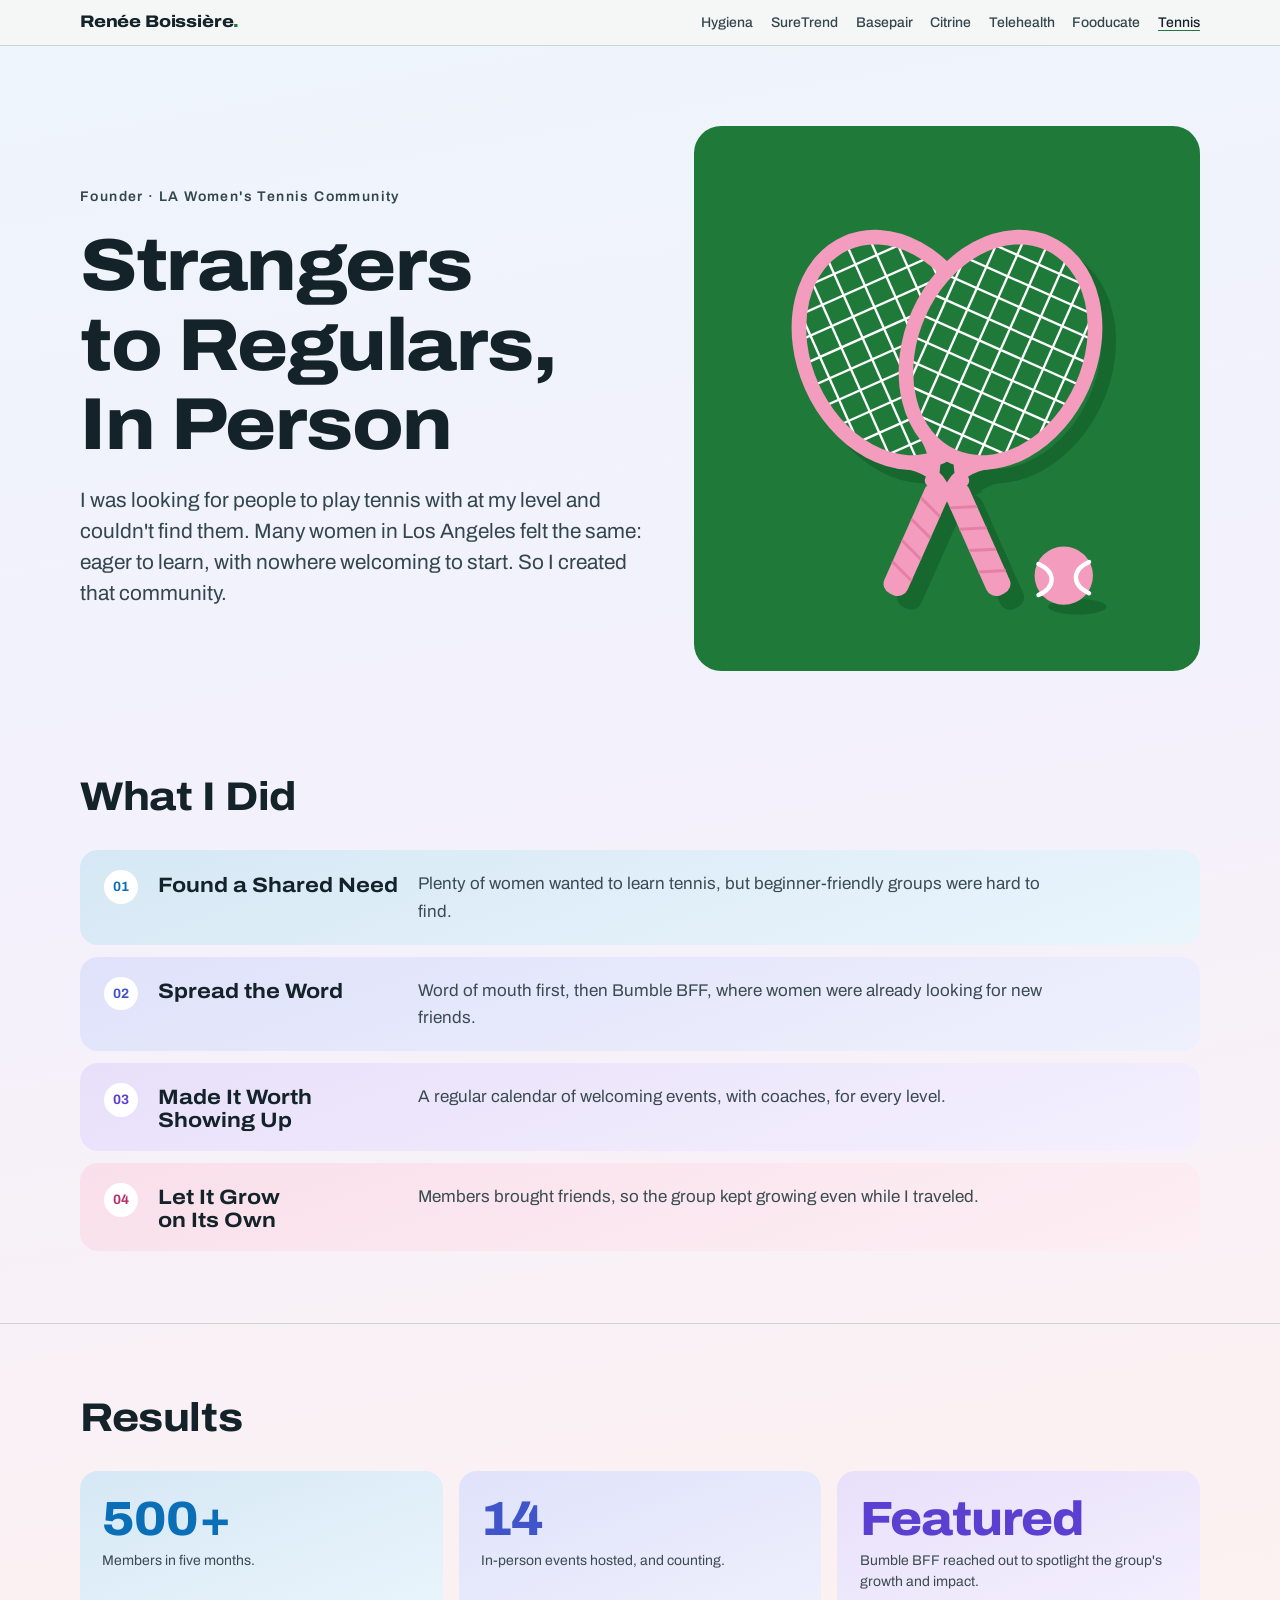
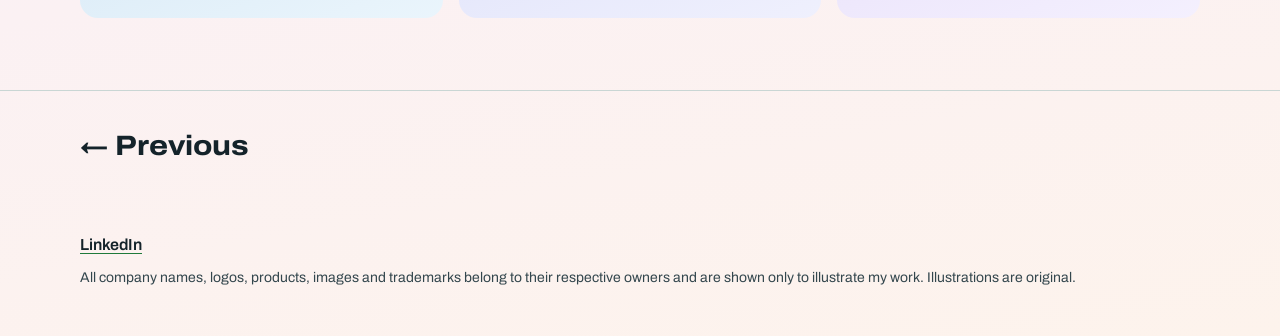
<file: tennis.html>
<!doctype html>
<html lang="en">
<head>
<meta charset="utf-8">
<meta name="viewport" content="width=device-width, initial-scale=1, viewport-fit=cover">
<meta name="claude:viewport-fit-sides" content="cover">
<title>Strangers to Regulars, In Person</title>
<link rel="preconnect" href="https://fonts.googleapis.com">
<link rel="preconnect" href="https://fonts.gstatic.com" crossorigin>
<link rel="stylesheet" href="https://fonts.googleapis.com/css2?family=Archivo:ital,wdth,wght@0,62..125,100..900;1,62..125,100..900&display=swap">
<link rel="stylesheet" href="assets/css/portfolio.css">
<style>
.c-tennis .hero .plate { margin: 0; }
</style>
</head>
<body class="c-tennis">

<header class="topbar">
  <div class="wrap">
    <a class="mark" href="index.html">Renée Boissière<span>.</span></a>
    <nav class="nav" aria-label="Case studies">
      <a href="hygiena-ensure-touch.html">Hygiena</a>
      <a href="hygiena-suretrend-cloud.html">SureTrend</a>
      <a href="basepair.html">Basepair</a>
      <a href="citrine.html">Citrine</a>
      <a href="telehealth.html">Telehealth</a>
      <a href="fooducate.html">Fooducate</a>
      <a href="tennis.html" aria-current="page">Tennis</a>
    </nav>
  </div>
</header>

<main>
  <section class="hero">
    <div class="wrap">
      <div class="hero-text">
        <p class="eyebrow">Founder · LA Women's Tennis Community</p>
        <h1>Strangers to Regulars, In Person</h1>
        <p class="lede">I was looking for people to play tennis with at my level and couldn't find them. Many women in Los Angeles felt the same: eager to learn, with nowhere welcoming to start. So I created that community.</p>
      </div>
      <figure class="plate"><img src="assets/illustrations/tennis-hero.svg" alt="Illustration: two crossed pink tennis rackets and a ball on a green background" style="width:100%;height:auto;display:block"></figure>
    </div>
  </section>

  <section class="block">
    <div class="wrap">
      <div class="block-head">
        <h2>What I Did</h2>
      </div>
      <ol class="steps">
        <li><div><h3>Found a Shared Need</h3><p>Plenty of women wanted to learn tennis, but beginner-friendly groups were hard to find.</p></div></li>
        <li><div><h3>Spread the Word</h3><p>Word of mouth first, then Bumble BFF, where women were already looking for new friends.</p></div></li>
        <li><div><h3>Made It Worth Showing Up</h3><p>A regular calendar of welcoming events, with coaches, for every level.</p></div></li>
        <li><div><h3>Let It Grow on Its Own</h3><p>Members brought friends, so the group kept growing even while I traveled.</p></div></li>
      </ol>
    </div>
  </section>

  <section class="block">
    <div class="wrap">
      <div class="block-head">
        <h2>Results</h2>
      </div>
      <div class="readouts">
        <div class="readout"><span class="num">500+</span><p>Members in five months.</p></div>
        <div class="readout"><span class="num">14</span><p>In-person events hosted, and counting.</p></div>
        <div class="readout"><span class="num">Featured</span><p>Bumble BFF reached out to spotlight the group's growth and impact.</p></div>
      </div>
    </div>
  </section>
</main>

<nav class="next" aria-label="Story navigation">
  <div class="wrap"><a class="prev" href="fooducate.html">← Previous</a><span></span></div>
</nav>
<footer class="site"><div class="wrap"><p class="contact"><a href="https://www.linkedin.com/in/renee-boissiere/" target="_blank" rel="noopener">LinkedIn</a></p>All company names, logos, products, images and trademarks belong to their respective owners and are shown only to illustrate my work. Illustrations are original.</div></footer>
</body>
</html>
</file>
<file: assets/css/portfolio.css>
/* Layout concept: a lab notebook for a marketer — each case study reads like an assay
   (Observation → Method → Result), with wide figure plates and monospace readouts. */
:root { color-scheme: light;
  --paper: #f5f7f6;
  --surface: #ffffff;
  --ink: #14232a;
  --ink-2: #33464d;
  --rule: #c9d6d4;
  --plate: #e9efed;
  --brand: #0b6fb8;          /* overridden per case study */
  --brand-ink: #ffffff;
  --brand-soft: #d6e8f5;

  --f-display: "Archivo", "Helvetica Neue", Arial, sans-serif;
  --f-body: "Archivo", "Helvetica Neue", Arial, sans-serif;
  --f-mono: "Archivo", "Helvetica Neue", Arial, sans-serif;

  --step--1: 0.875rem;
  --step-0: 1.0625rem;
  --step-1: 1.3rem;
  --step-2: 1.75rem;
  --step-3: 2.5rem;
  --step-4: clamp(2.6rem, 6vw, 4.6rem);
  --wrap: 72rem;
}

/* Per-case accents */
.c-hygiena   { --brand: #0b6fb8; --brand-soft: #d6e8f5; }
.c-basepair  { --brand: #5b3fd1; --brand-soft: #e6e1fa; }
.c-citrine   { --brand: #b67608; --brand-soft: #fbefd3; }

*, *::before, *::after { box-sizing: border-box; }
html { -webkit-text-size-adjust: 100%; }
body {
  margin: 0;
  background: var(--paper);
  color: var(--ink);
  font: 400 var(--step-0)/1.6 var(--f-body);
}
img { max-width: 100%; display: block; }
a { color: inherit; text-decoration-color: var(--brand); text-underline-offset: 3px; }
a:focus-visible, button:focus-visible { outline: 2px solid var(--brand); outline-offset: 3px; }
h1, h2, h3 { font-family: var(--f-display); font-stretch: 112%; line-height: 1.08; text-wrap: balance; margin: 0; }
h1 { font-size: var(--step-4); font-weight: 800; letter-spacing: -0.02em; }
h2 { font-size: var(--step-3); font-weight: 750; letter-spacing: -0.01em; }
h3 { font-size: var(--step-1); font-weight: 700; }
p { margin: 0; max-width: 65ch; }

.wrap {
  max-width: var(--wrap);
  margin-inline: auto;
  padding-left: max(16px, env(safe-area-inset-left, 0px));
  padding-right: max(16px, env(safe-area-inset-right, 0px));
}

/* Labels */
.eyebrow, .label {
  font: 500 var(--step--1)/1.3 var(--f-mono);
  letter-spacing: 0.08em;
  text-transform: none;
  color: var(--ink-2);
}
.eyebrow b { color: var(--brand); font-weight: 600; }

/* Top bar */
body::before { content: ""; position: fixed; inset: 0 0 auto; height: env(safe-area-inset-top, 0px); z-index: 10; background: var(--paper); }
.topbar { position: sticky; top: env(safe-area-inset-top, 0px); z-index: 5; background: var(--paper); border-bottom: 1px solid var(--rule); }
.topbar .wrap { display: flex; align-items: center; justify-content: space-between; gap: 1rem; padding-block: 0.8rem; flex-wrap: wrap; }
.mark { font: 800 1.05rem/1 var(--f-display); font-stretch: 115%; text-decoration: none; letter-spacing: -0.01em; }
.mark span { color: var(--brand); }
.nav { display: flex; flex-wrap: wrap; gap: 0.25rem 1.1rem; font: 500 var(--step--1)/1.4 var(--f-mono); }
.nav a { text-decoration: none; color: var(--ink-2); }
.nav a:hover, .nav a[aria-current="page"] { color: var(--ink); text-decoration: underline; text-decoration-color: var(--brand); }

/* Hero */
.hero { padding-block: clamp(2.5rem, 7vw, 5rem) 2rem; }
.hero .wrap { display: grid; gap: 2rem; grid-template-columns: minmax(0, 1.15fr) minmax(0, 1fr); align-items: center; }
.hero-text { display: grid; gap: 1.25rem; min-width: 0; }
.lede { font-size: var(--step-1); line-height: 1.5; color: var(--ink-2); }
.hero-solo .wrap { grid-template-columns: minmax(0, 1fr); }

/* Facts strip (spec-sheet style) */
.facts { border-block: 1px solid var(--rule); }
.facts dl { margin: 0; display: grid; grid-template-columns: repeat(auto-fit, minmax(11rem, 1fr)); }
.facts div { padding: 1rem 1.25rem 1.1rem 0; display: grid; gap: 0.3rem; align-content: start; }
.facts dt { font: 500 0.75rem/1.2 var(--f-mono); letter-spacing: 0.08em; text-transform: none; color: var(--ink-2); }
.facts dd { margin: 0; font: 600 1.05rem/1.35 var(--f-display); }

/* Sections */
section.block { padding-block: clamp(2.5rem, 6vw, 4.5rem); }
section.block + section.block { border-top: 1px solid var(--rule); }
.block-head { display: grid; gap: 0.75rem; margin-bottom: 2rem; max-width: 46rem; }
.prose { display: grid; gap: 1rem; }
.split { display: grid; gap: 2.5rem; grid-template-columns: minmax(0, 1fr) minmax(0, 1fr); align-items: start; }
.split > * { min-width: 0; }

/* Method steps — these are a real sequence, so they are numbered */
.steps { list-style: none; margin: 0; padding: 0; display: grid; gap: 0; counter-reset: step; }
.steps li { counter-increment: step; display: grid; grid-template-columns: 3.2rem minmax(0, 1fr); gap: 1rem; padding-block: 1.25rem; border-top: 1px solid var(--rule); }
.steps li::before { content: counter(step, decimal-leading-zero); font: 600 1rem/1.6 var(--f-mono); color: var(--brand); }
.steps h3 { margin-bottom: 0.35rem; }
.steps p { color: var(--ink-2); }

/* Figure plates */
.plate { margin: 0; display: grid; gap: 0.6rem; }
.plate .frame { background: var(--plate); border-radius: 10px; overflow: hidden; display: grid; place-items: center; }
.plate .frame img { width: 100%; height: auto; }
.plate figcaption { font: 400 var(--step--1)/1.45 var(--f-mono); color: var(--ink-2); }
.plate figcaption b { color: var(--ink); font-weight: 600; }
.gallery { display: grid; gap: 2rem 1.5rem; grid-template-columns: repeat(2, minmax(0, 1fr)); }
.gallery .wide { grid-column: 1 / -1; }

/* Photo slot: shows the drawn illustration until a real photo exists at the photo path */
.slot .photo { display: none; }
.slot.has-photo .photo { display: block; }
.slot.has-photo .art { display: none; }

/* Readouts (metrics) */
.readouts { display: grid; grid-template-columns: repeat(auto-fit, minmax(13rem, 1fr)); gap: 1px; background: var(--rule); border: 1px solid var(--rule); border-radius: 10px; overflow: hidden; }
.readout { background: var(--surface); padding: 1.5rem 1.4rem; display: grid; gap: 0.4rem; align-content: start; }
.readout .num { font: 600 clamp(2.2rem, 5vw, 3.2rem)/1 var(--f-mono); color: var(--brand); font-variant-numeric: tabular-nums; letter-spacing: -0.03em; }
.readout p { color: var(--ink-2); font-size: var(--step--1); line-height: 1.5; }

/* Pull quote */
.callout { border-left: 3px solid var(--brand); padding: 0.25rem 0 0.25rem 1.25rem; font: 600 var(--step-2)/1.25 var(--f-display); font-stretch: 105%; max-width: 40rem; text-wrap: balance; }

/* Chips */
.chips { display: flex; flex-wrap: wrap; gap: 0.5rem; padding: 0; margin: 0; list-style: none; }
.chips li { font: 500 0.8rem/1 var(--f-mono); padding: 0.5rem 0.7rem; border: 1px solid var(--rule); border-radius: 999px; background: var(--surface); }

/* Feature list */
.features { display: grid; grid-template-columns: repeat(auto-fit, minmax(16rem, 1fr)); gap: 1.5rem 2rem; list-style: none; padding: 0; margin: 0; }
.features li { display: grid; gap: 0.3rem; padding-top: 0.9rem; border-top: 2px solid var(--brand); }
.features p { color: var(--ink-2); font-size: var(--step--1); }

/* Logo wall placeholders */
.logos { display: grid; grid-template-columns: repeat(auto-fit, minmax(9rem, 1fr)); gap: 1rem; }
.logo-slot { aspect-ratio: 3 / 2; max-width: 100%; border: 1px dashed var(--rule); border-radius: 8px; display: grid; place-items: center; padding: 1rem; background: var(--surface); }
.logo-slot img { max-height: 3rem; width: auto; }
.logo-slot span { font: 500 0.75rem/1.3 var(--f-mono); color: var(--ink-2); text-align: center; }
.logo-slot.has-photo span { display: none; }

/* Index: case list */
.cases { display: grid; gap: 0; list-style: none; margin: 0; padding: 0; }
.case { border-top: 1px solid var(--rule); }
.case:last-child { border-bottom: 1px solid var(--rule); }
.case a { display: grid; grid-template-columns: minmax(0, 1.2fr) minmax(0, 1fr); gap: 2rem; padding-block: 2rem; text-decoration: none; align-items: center; }
.case .meta { display: grid; gap: 0.8rem; min-width: 0; }
.case h3 { font-size: var(--step-2); }
.case p { color: var(--ink-2); }
.case .thumb { background: var(--plate); border-radius: 10px; overflow: hidden; }
.case .go { font: 600 var(--step--1)/1 var(--f-mono); color: var(--brand); }
.case a:hover h3 { text-decoration: underline; text-decoration-color: var(--brand); text-decoration-thickness: 2px; text-underline-offset: 5px; }

/* Method band on index */
.method { display: grid; grid-template-columns: repeat(5, minmax(0, 1fr)); gap: 0; list-style: none; margin: 0; padding: 0; counter-reset: m; }
.method li { counter-increment: m; padding: 1rem 1rem 1.2rem 0; border-top: 2px solid var(--ink); display: grid; gap: 0.35rem; align-content: start; }
.method li::before { content: counter(m, decimal-leading-zero); font: 600 0.8rem/1 var(--f-mono); color: var(--ink-2); }
.method p { font-size: var(--step--1); color: var(--ink-2); }

/* Next-case footer */
.next { border-top: 1px solid var(--rule); }
.next .wrap { padding-block: 2.5rem; display: flex; justify-content: space-between; gap: 1rem; flex-wrap: wrap; align-items: baseline; }
.next a { font: 750 var(--step-2)/1.1 var(--f-display); font-stretch: 112%; text-decoration: none; }
.next a:hover { text-decoration: underline; text-decoration-color: var(--brand); }
footer.site { padding-block: 2rem 3rem; color: var(--ink-2); font: 400 var(--step--1)/1.5 var(--f-mono); }

@media (max-width: 52rem) {
  .hero .wrap, .split, .case a { grid-template-columns: minmax(0, 1fr); }
  .gallery { grid-template-columns: minmax(0, 1fr); }
  .method { grid-template-columns: minmax(0, 1fr); }
}
@media (prefers-reduced-motion: no-preference) {
  .case .thumb img { transition: transform 300ms ease; }
  .case a:hover .thumb img { transform: scale(1.02); }
}

/* Official company logo on a white chip so it reads in both themes */
.brand-logo { justify-self: start; background: transparent; padding: 0; }
/* In dark mode, dark logos need a light chip to stay readable */
.brand-logo img { height: 2rem; width: auto; }
.covers { display: grid; grid-template-columns: repeat(3, minmax(0, 1fr)); gap: 1.25rem; margin-top: 2rem; }
.covers img { border: 1px solid var(--rule); border-radius: 6px; }
@media (max-width: 52rem) { .covers { grid-template-columns: repeat(2, minmax(0, 1fr)); } }
.phones { display: grid; grid-template-columns: repeat(3, minmax(0, 1fr)); gap: 1rem; margin-top: 1.5rem; }
.phones img, .slot.phone .photo { border-radius: 14px; }
.slot.phone.has-photo .frame { background: transparent; }
.slot.phone .photo { max-width: 22rem; margin-inline: auto; }
.brand-logo.icon img { height: 3rem; border-radius: 10px; }
.brand-logo.icon { padding: 0; background: transparent; }
.readouts.six { grid-template-columns: repeat(3, minmax(0, 1fr)); }
@media (max-width: 52rem) { .readouts.six { grid-template-columns: minmax(0, 1fr); } }
.c-care      { --brand: #2f7d5b; --brand-soft: #dcefe5; }
.c-fooducate { --brand: #c4520f; --brand-soft: #fde5d6; }

/* Colorful process cards on story pages (same palette as the home page process) */
.steps { display: grid; grid-template-columns: repeat(auto-fit, minmax(12rem, 1fr)); gap: 1rem; }
.steps li { grid-template-columns: minmax(0, 1fr); gap: .55rem; padding: 1.35rem 1.25rem 1.45rem; border-top: 0; border-radius: 18px; color: #14232a; align-content: start; }
.steps li::before { display: inline-grid; place-items: center; width: 2.1rem; height: 2.1rem; border-radius: 999px; background: #ffffff; font: 700 .85rem/1 var(--f-mono); }
.steps h3 { color: #14232a; margin-bottom: .25rem; }
.steps p { color: #3b4b52; }
.steps li:nth-child(5n+1) { background: linear-gradient(160deg, #d6e8f5, #e9f6fd); } .steps li:nth-child(5n+1)::before { color: #0b6fb8; }
.steps li:nth-child(5n+2) { background: linear-gradient(160deg, #e6e1fa, #f3f0ff); } .steps li:nth-child(5n+2)::before { color: #5b3fd1; }
.steps li:nth-child(5n+3) { background: linear-gradient(160deg, #fde1c4, #fbefe2); } .steps li:nth-child(5n+3)::before { color: #c25a00; }
.steps li:nth-child(5n+4) { background: linear-gradient(160deg, #ffe0d6, #ffe9ef); } .steps li:nth-child(5n+4)::before { color: #d9452f; }
.steps li:nth-child(5n+5) { background: linear-gradient(160deg, #dcf2e6, #eef9f1); } .steps li:nth-child(5n+5)::before { color: #2f7d5b; }
.steps li figure, .steps li .plate { margin-top: .75rem; }

/* Process steps as full-width rows: number, heading, text */
.steps { grid-template-columns: minmax(0, 1fr) !important; gap: .75rem; }
.steps li { grid-template-columns: 2.1rem minmax(10rem, 15rem) minmax(0, 1fr); column-gap: 1.25rem; align-items: start; padding: 1.25rem 1.5rem; }
.steps li > div { display: contents; }
.steps h3 { margin: .2rem 0 0; }
.steps p { margin: 0; }
@media (max-width: 44rem) {
  .steps li { grid-template-columns: 2.1rem minmax(0, 1fr); }
  .steps li > div > p { grid-column: 2; }
}
.split:has(> .steps), .split:has(> .prose > .steps) { grid-template-columns: minmax(0, 1fr); }
.split:has(> .steps) > figure, .split:has(> .prose > .steps) > figure { max-width: 40rem; margin-inline: auto; }

/* What I would bring: visual cards */
.bring { list-style: none; margin: 0; padding: 0; display: grid; grid-template-columns: repeat(3, minmax(0, 1fr)); gap: 1.25rem; }
.bring li { border-radius: 22px; padding: 1.75rem 1.6rem 1.9rem; display: grid; gap: .6rem; align-content: start; color: #14232a; }
.bring .b1 { background: linear-gradient(160deg, #d6e8f5, #eaf6fd); } .bring .b1 .bring-icon { background: linear-gradient(135deg, #2aa8e0, #0b6fb8); } .bring .b1 .bring-stat { color: #0b6fb8; }
.bring .b2 { background: linear-gradient(160deg, #e6e1fa, #f4f1ff); } .bring .b2 .bring-icon { background: linear-gradient(135deg, #8a6cf0, #5b3fd1); } .bring .b2 .bring-stat { color: #5b3fd1; }
.bring .b3 { background: linear-gradient(160deg, #ffe2cf, #fff0e6); } .bring .b3 .bring-icon { background: linear-gradient(135deg, #ff9a3c, #e2407b); } .bring .b3 .bring-stat { color: #d2453a; }
.bring-icon { width: 4.5rem; height: 4.5rem; border-radius: 20px; display: grid; place-items: center; box-shadow: 0 10px 24px rgba(20,35,42,.15); margin-bottom: .4rem; }
.bring-icon svg { width: 2.9rem; height: 2.9rem; }
.bring-stat { font: 800 var(--step-2)/1.05 var(--f-display); letter-spacing: -.01em; }
.bring-stat small { font: 500 .8rem/1 var(--f-mono); letter-spacing: .04em; text-transform: none; opacity: .8; }
.bring h3 { color: #14232a; margin: 0; }
.bring p { color: #3b4b52; margin: 0; }
@media (max-width: 56rem) { .bring { grid-template-columns: minmax(0, 1fr); } }

/* Uniform design: one look for results across every page */
.readouts, .readouts.six { background: none; border: 0; border-radius: 0; overflow: visible; gap: 1rem; grid-template-columns: repeat(auto-fit, minmax(14rem, 1fr)); }
.readout { border-radius: 18px; padding: 1.5rem 1.4rem 1.6rem; display: grid; gap: .5rem; align-content: start; background: #fff; }
.readout .num { font: 800 clamp(2.2rem, 4.5vw, 3rem)/1 var(--f-display); font-stretch: 108%; letter-spacing: -0.02em; }
.readout p { color: #3b4b52; margin: 0; font-size: var(--step--1); line-height: 1.45; }
.readouts > .readout:nth-child(5n+1) { background: linear-gradient(160deg, #d6e8f5, #e9f6fd); } .readouts > .readout:nth-child(5n+1) .num { color: #0b6fb8; }
.readouts > .readout:nth-child(5n+2) { background: linear-gradient(160deg, #e6e1fa, #f3f0ff); } .readouts > .readout:nth-child(5n+2) .num { color: #5b3fd1; }
.readouts > .readout:nth-child(5n+3) { background: linear-gradient(160deg, #fde1c4, #fbefe2); } .readouts > .readout:nth-child(5n+3) .num { color: #c25a00; }
.readouts > .readout:nth-child(5n+4) { background: linear-gradient(160deg, #ffe0d6, #ffe9ef); } .readouts > .readout:nth-child(5n+4) .num { color: #d9452f; }
.readouts > .readout:nth-child(5n+5) { background: linear-gradient(160deg, #dcf2e6, #eef9f1); } .readouts > .readout:nth-child(5n+5) .num { color: #2f7d5b; }
/* Uniform section rhythm and labels */
section.block { background: transparent !important; }
.eyebrow { letter-spacing: .1em; text-transform: none; font-weight: 600; }
.plate figcaption { font-size: .85rem; }
.readouts:has(> .readout:nth-child(6):last-child) { grid-template-columns: repeat(3, minmax(0, 1fr)); }
.readouts:has(> .readout:nth-child(4):last-child) { grid-template-columns: repeat(4, minmax(0, 1fr)); }
.readouts:has(> .readout:nth-child(3):last-child) { grid-template-columns: repeat(3, minmax(0, 1fr)); }
@media (max-width: 52rem) { .readouts, .readouts.six, .readouts:has(> .readout) { grid-template-columns: minmax(0, 1fr) !important; } }

/* One spectrum for the whole site: blue -> periwinkle -> lilac -> rose -> peach,
   used top to bottom and left to right so colors never jump around. */
:root {
  --sp1-a: #d6e8f5; --sp1-b: #eaf5fc; --sp1-c: #0b6fb8;
  --sp2-a: #dfe2fa; --sp2-b: #eff0fd; --sp2-c: #3f55c9;
  --sp3-a: #e8e0fa; --sp3-b: #f4f0fe; --sp3-c: #5b3fd1;
  --sp4-a: #f9dfea; --sp4-b: #fdeff4; --sp4-c: #b5306a;
  --sp5-a: #fde3d4; --sp5-b: #fff2ea; --sp5-c: #c4520f;
}
html { background: #fdf3ec; }
body { min-height: 100vh; background: linear-gradient(170deg, #eef5fb 0%, #f3f1fc 40%, #fbf1f3 75%, #fdf3ec 100%); }
.steps li:nth-child(5n+1), .readouts > .readout:nth-child(5n+1), .method li:nth-child(1) { background: linear-gradient(160deg, var(--sp1-a), var(--sp1-b)) !important; }
.steps li:nth-child(5n+2), .readouts > .readout:nth-child(5n+2), .method li:nth-child(2) { background: linear-gradient(160deg, var(--sp2-a), var(--sp2-b)) !important; }
.steps li:nth-child(5n+3), .readouts > .readout:nth-child(5n+3), .method li:nth-child(3) { background: linear-gradient(160deg, var(--sp3-a), var(--sp3-b)) !important; }
.steps li:nth-child(5n+4), .readouts > .readout:nth-child(5n+4), .method li:nth-child(4) { background: linear-gradient(160deg, var(--sp4-a), var(--sp4-b)) !important; }
.steps li:nth-child(5n+5), .readouts > .readout:nth-child(5n+5), .method li:nth-child(5) { background: linear-gradient(160deg, var(--sp5-a), var(--sp5-b)) !important; }
.steps li:nth-child(5n+1)::before, .method li:nth-child(1)::before, .readouts > .readout:nth-child(5n+1) .num { color: var(--sp1-c) !important; }
.steps li:nth-child(5n+2)::before, .method li:nth-child(2)::before, .readouts > .readout:nth-child(5n+2) .num { color: var(--sp2-c) !important; }
.steps li:nth-child(5n+3)::before, .method li:nth-child(3)::before, .readouts > .readout:nth-child(5n+3) .num { color: var(--sp3-c) !important; }
.steps li:nth-child(5n+4)::before, .method li:nth-child(4)::before, .readouts > .readout:nth-child(5n+4) .num { color: var(--sp4-c) !important; }
.steps li:nth-child(5n+5)::before, .method li:nth-child(5)::before, .readouts > .readout:nth-child(5n+5) .num { color: var(--sp5-c) !important; }
/* Home story cards step down the same spectrum, in page order */
.cases > li:nth-child(1) > a { background: linear-gradient(135deg, #d6e8f5, #e6f1fb) !important; }
.cases > li:nth-child(2) > a { background: linear-gradient(135deg, #dce5f8, #e9ebfc) !important; }
.cases > li:nth-child(3) > a { background: linear-gradient(135deg, #e2e0fa, #efebfd) !important; }
.cases > li:nth-child(4) > a { background: linear-gradient(135deg, #ece0f8, #f6edfb) !important; }
.cases > li:nth-child(5) > a { background: linear-gradient(135deg, #f9dfea, #fdeef3) !important; }
.cases > li:nth-child(6) > a { background: linear-gradient(135deg, #fde3d4, #fff1e8) !important; }
.cases > li:nth-child(1) .card-metrics b, .cases > li:nth-child(1) .eyebrow b, .cases > li:nth-child(1) .go { color: #0b6fb8 !important; }
.cases > li:nth-child(2) .card-metrics b, .cases > li:nth-child(2) .eyebrow b, .cases > li:nth-child(2) .go { color: #2f5fc4 !important; }
.cases > li:nth-child(3) .card-metrics b, .cases > li:nth-child(3) .eyebrow b, .cases > li:nth-child(3) .go { color: #5b3fd1 !important; }
.cases > li:nth-child(4) .card-metrics b, .cases > li:nth-child(4) .eyebrow b, .cases > li:nth-child(4) .go { color: #8a35b5 !important; }
.cases > li:nth-child(5) .card-metrics b, .cases > li:nth-child(5) .eyebrow b, .cases > li:nth-child(5) .go { color: #b5306a !important; }
.cases > li:nth-child(6) .card-metrics b, .cases > li:nth-child(6) .eyebrow b, .cases > li:nth-child(6) .go { color: #c4520f !important; }
/* Home intro numbers follow the spectrum too */
.thread .t1 { --c: #2aa8e0; background: linear-gradient(160deg, var(--sp1-a), var(--sp1-b)) !important; }
.thread .t2 { --c: #6a4cf0; background: linear-gradient(160deg, var(--sp3-a), var(--sp3-b)) !important; }
.thread .t3 { --c: #ff8a4c; background: linear-gradient(160deg, var(--sp5-a), var(--sp5-b)) !important; }
/* One caption style for every image or document tile, site-wide */
.plate figcaption, .bp-pieces figcaption { font: 600 .95rem/1.4 var(--f-body) !important; color: #14232a !important; letter-spacing: 0 !important; text-transform: none !important; }
.bp-pieces figcaption span { font: inherit !important; color: inherit !important; letter-spacing: 0 !important; text-transform: none !important; margin: 0 !important; }
/* Before / after boxes use the spectrum ends: blue first, peach second */
.c-citrine .cit-before { background: linear-gradient(160deg, var(--sp1-a), var(--sp1-b)) !important; color: #14232a !important; }
.c-citrine .cit-after { background: linear-gradient(160deg, var(--sp5-a), var(--sp5-b)) !important; color: #14232a !important; }
.c-citrine .cit-before .tag { color: var(--sp1-c) !important; } .c-citrine .cit-after .tag { color: var(--sp5-c) !important; }
.c-citrine .cit-ba .arrow, .c-citrine .cit-arrow { color: #6a4cf0 !important; }

.cases > li:nth-child(7) > a { background: linear-gradient(135deg, #fde9cf, #fff5e6) !important; }
.cases > li:nth-child(7) .card-metrics b, .cases > li:nth-child(7) .eyebrow b, .cases > li:nth-child(7) .go { color: #b5560a !important; }
.c-tennis { --brand: #1f7a3a; --brand-soft: #fbd9e6; }
footer.site .contact { margin: 0 0 .6rem; font-weight: 600; font-size: 1rem; color: #14232a; }
footer.site .contact a { color: #14232a; }
</file>
